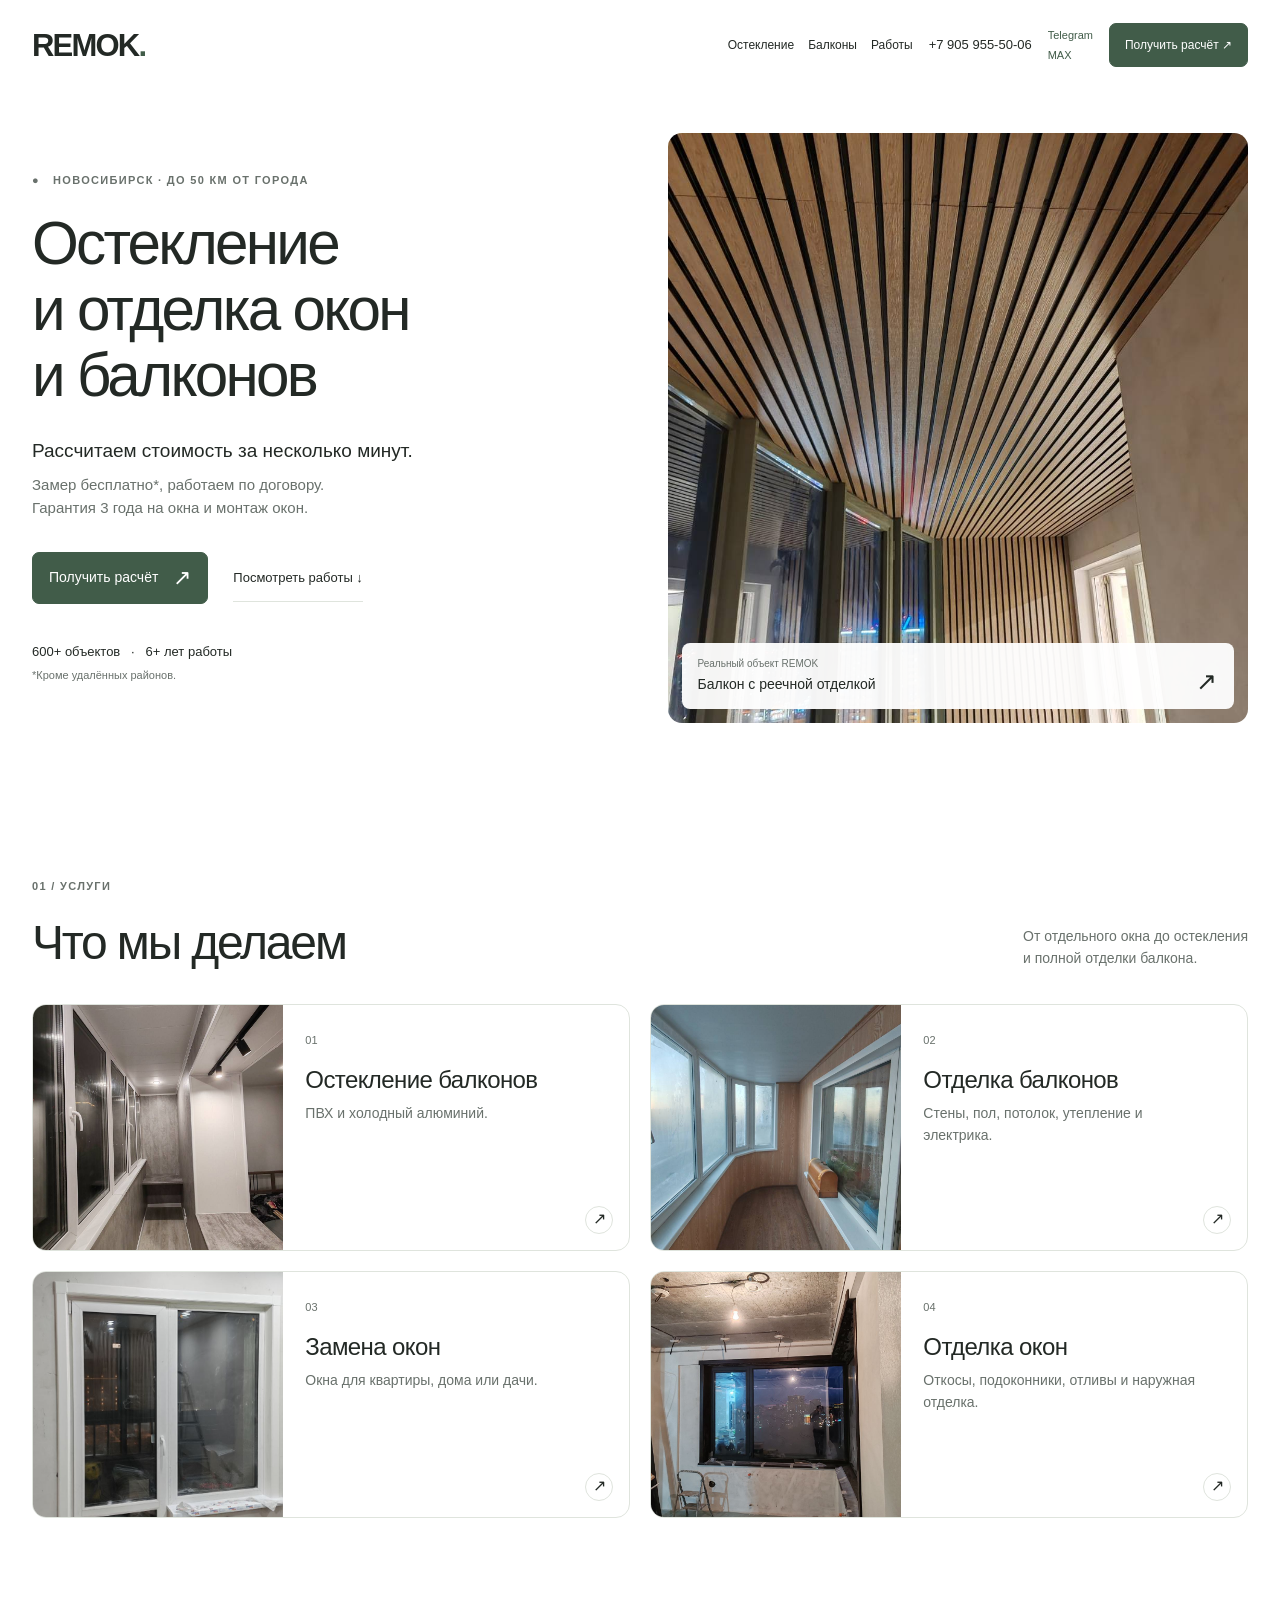
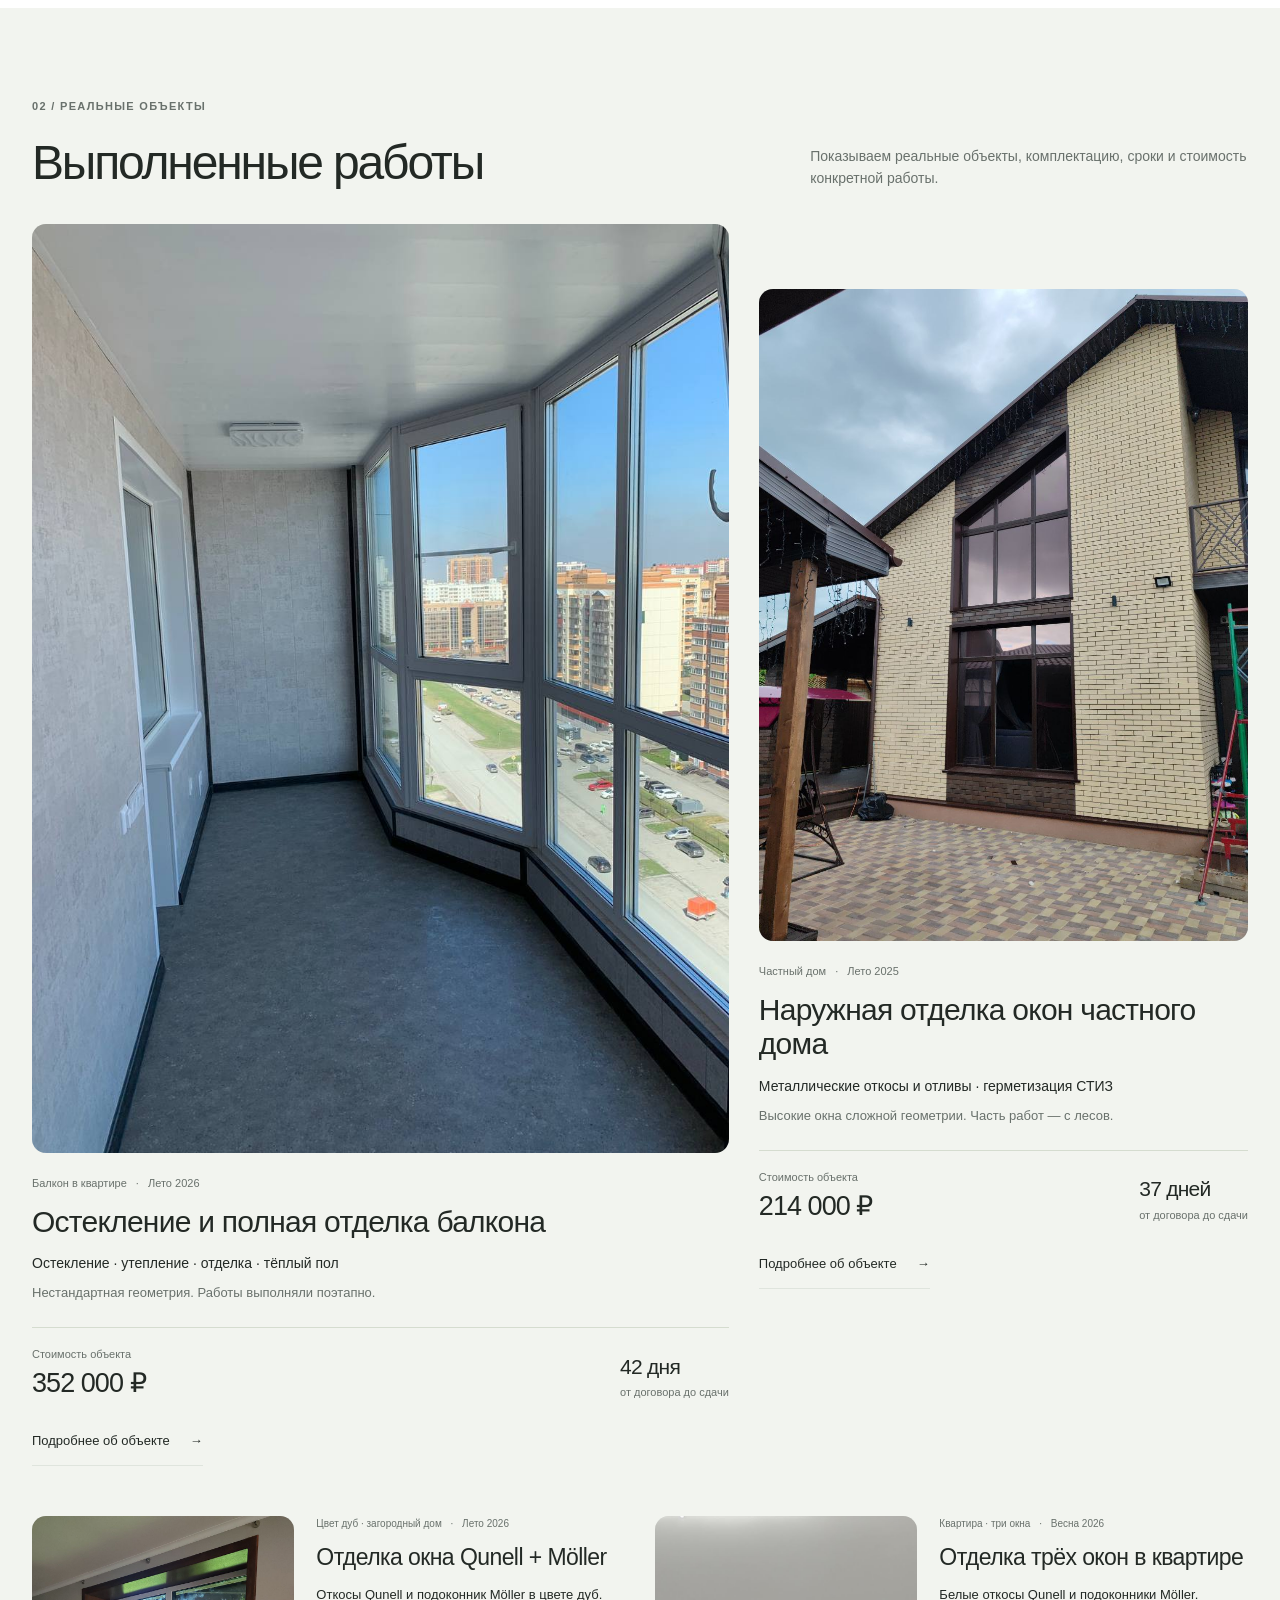
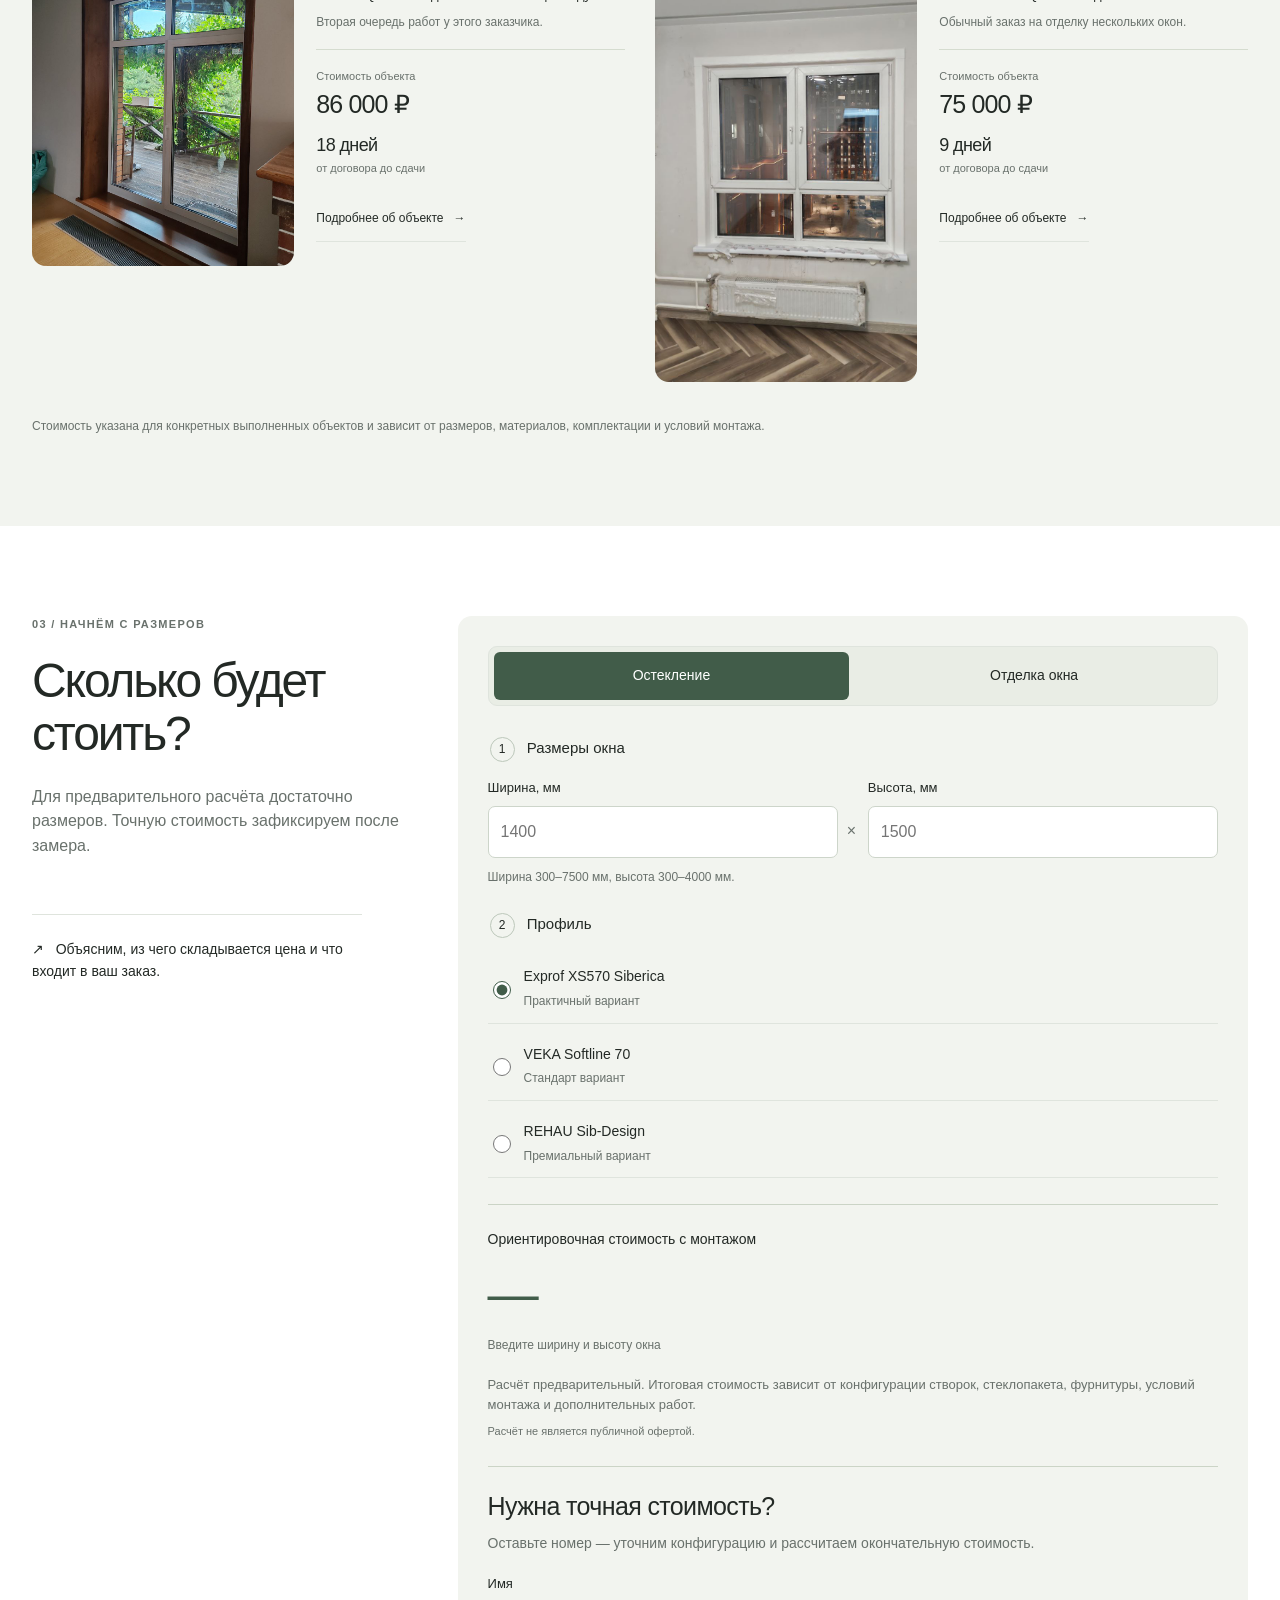
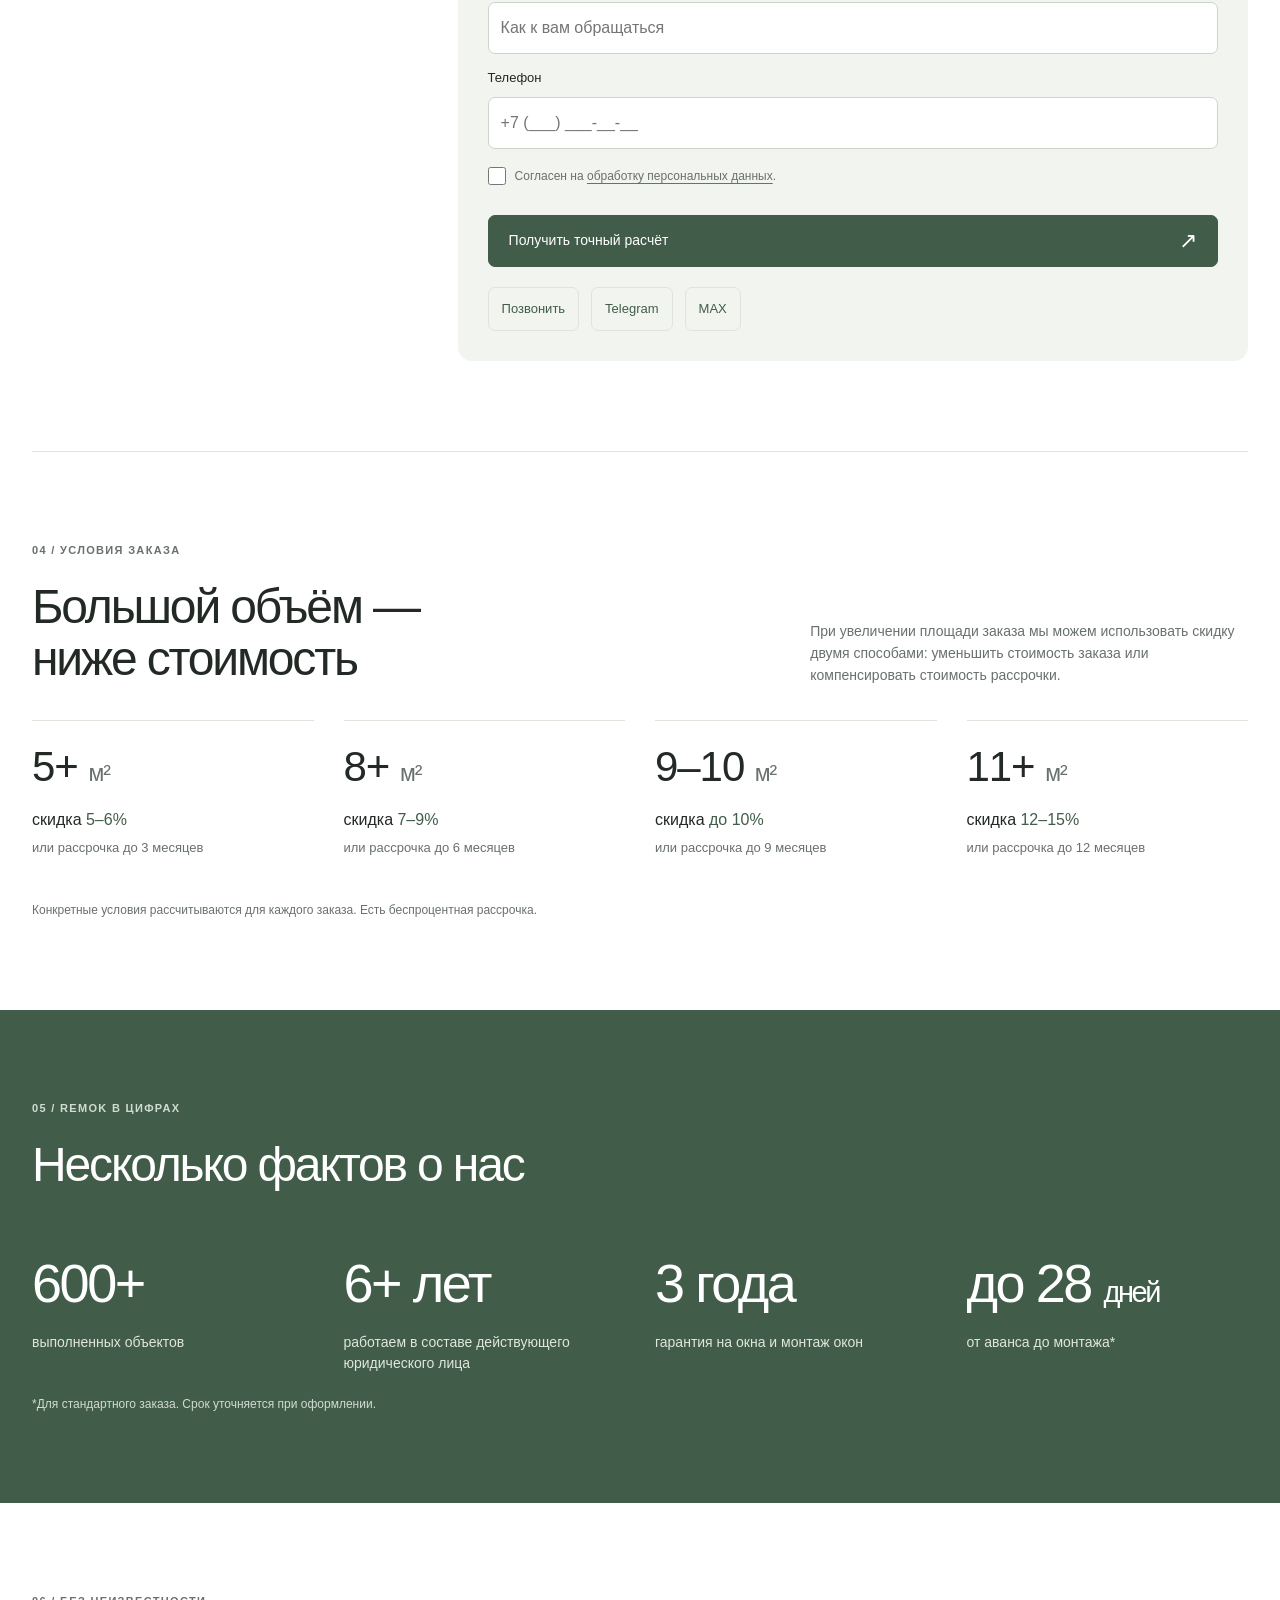
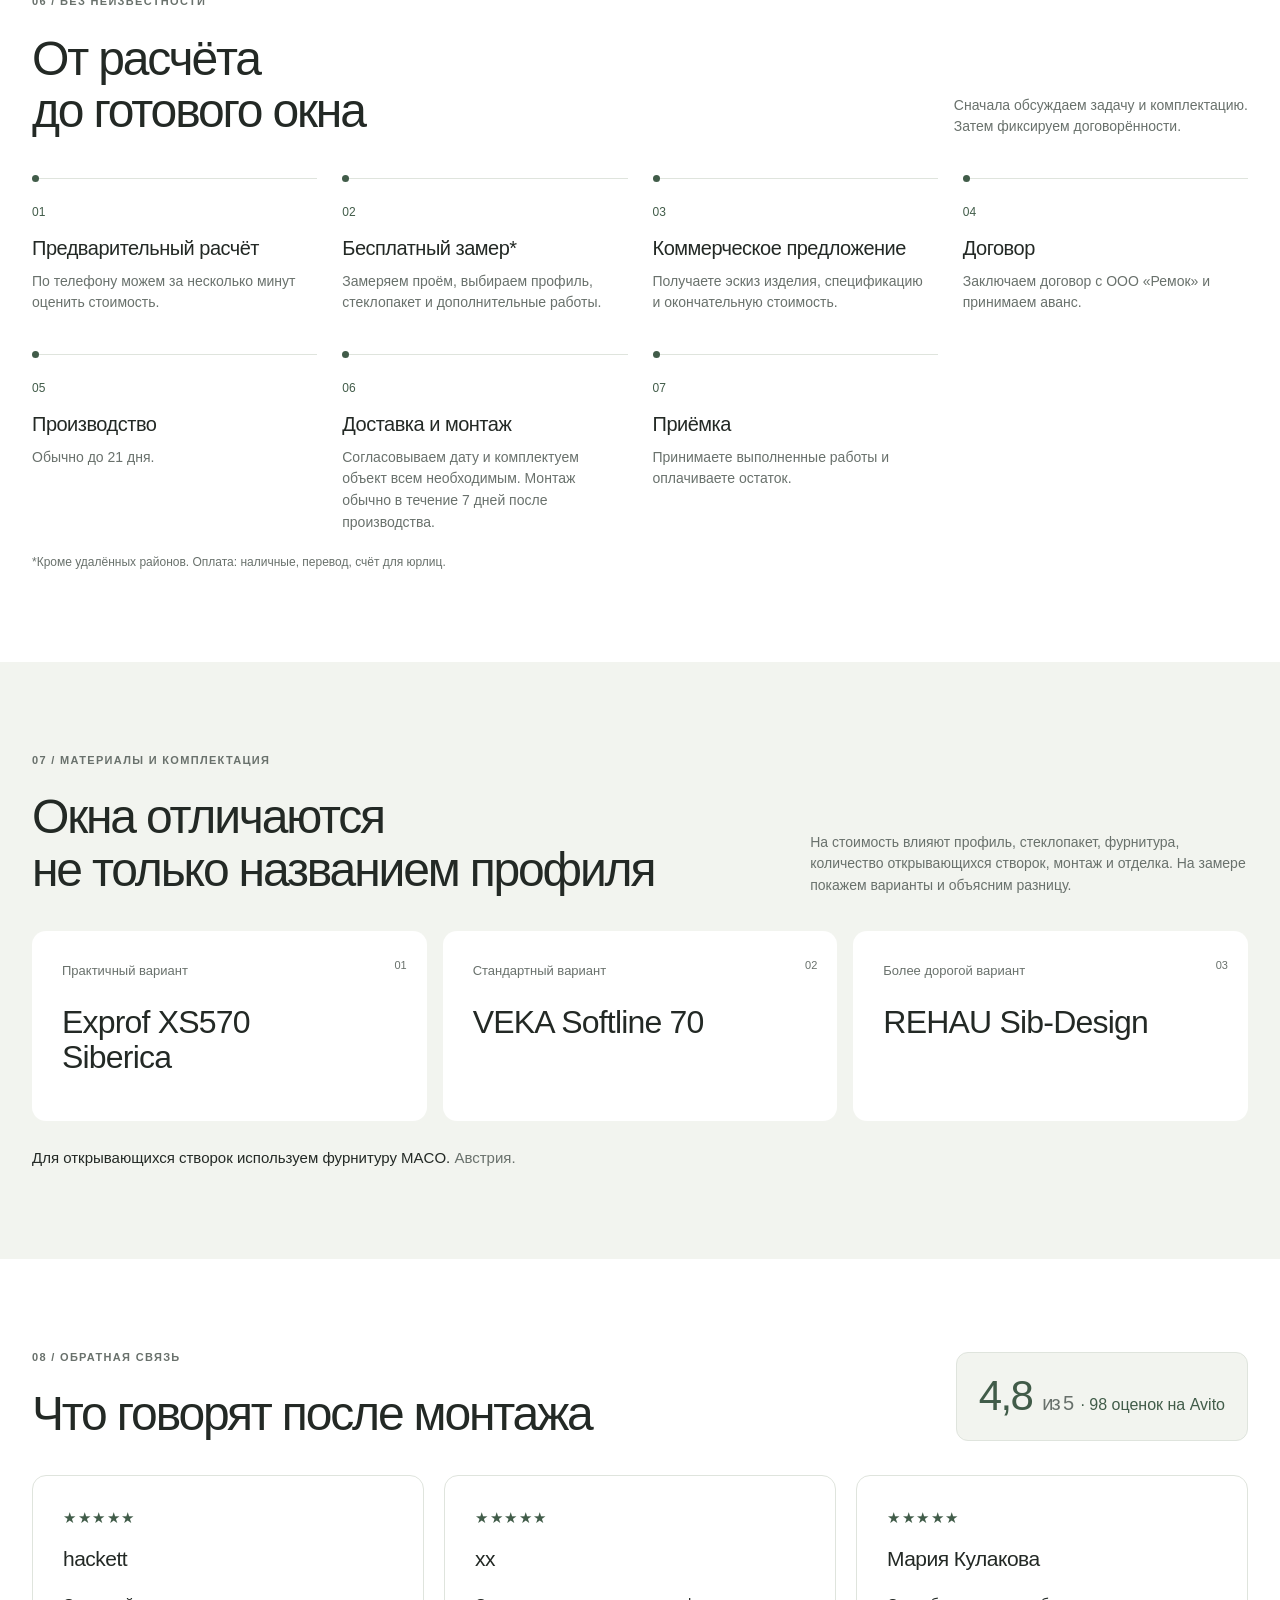
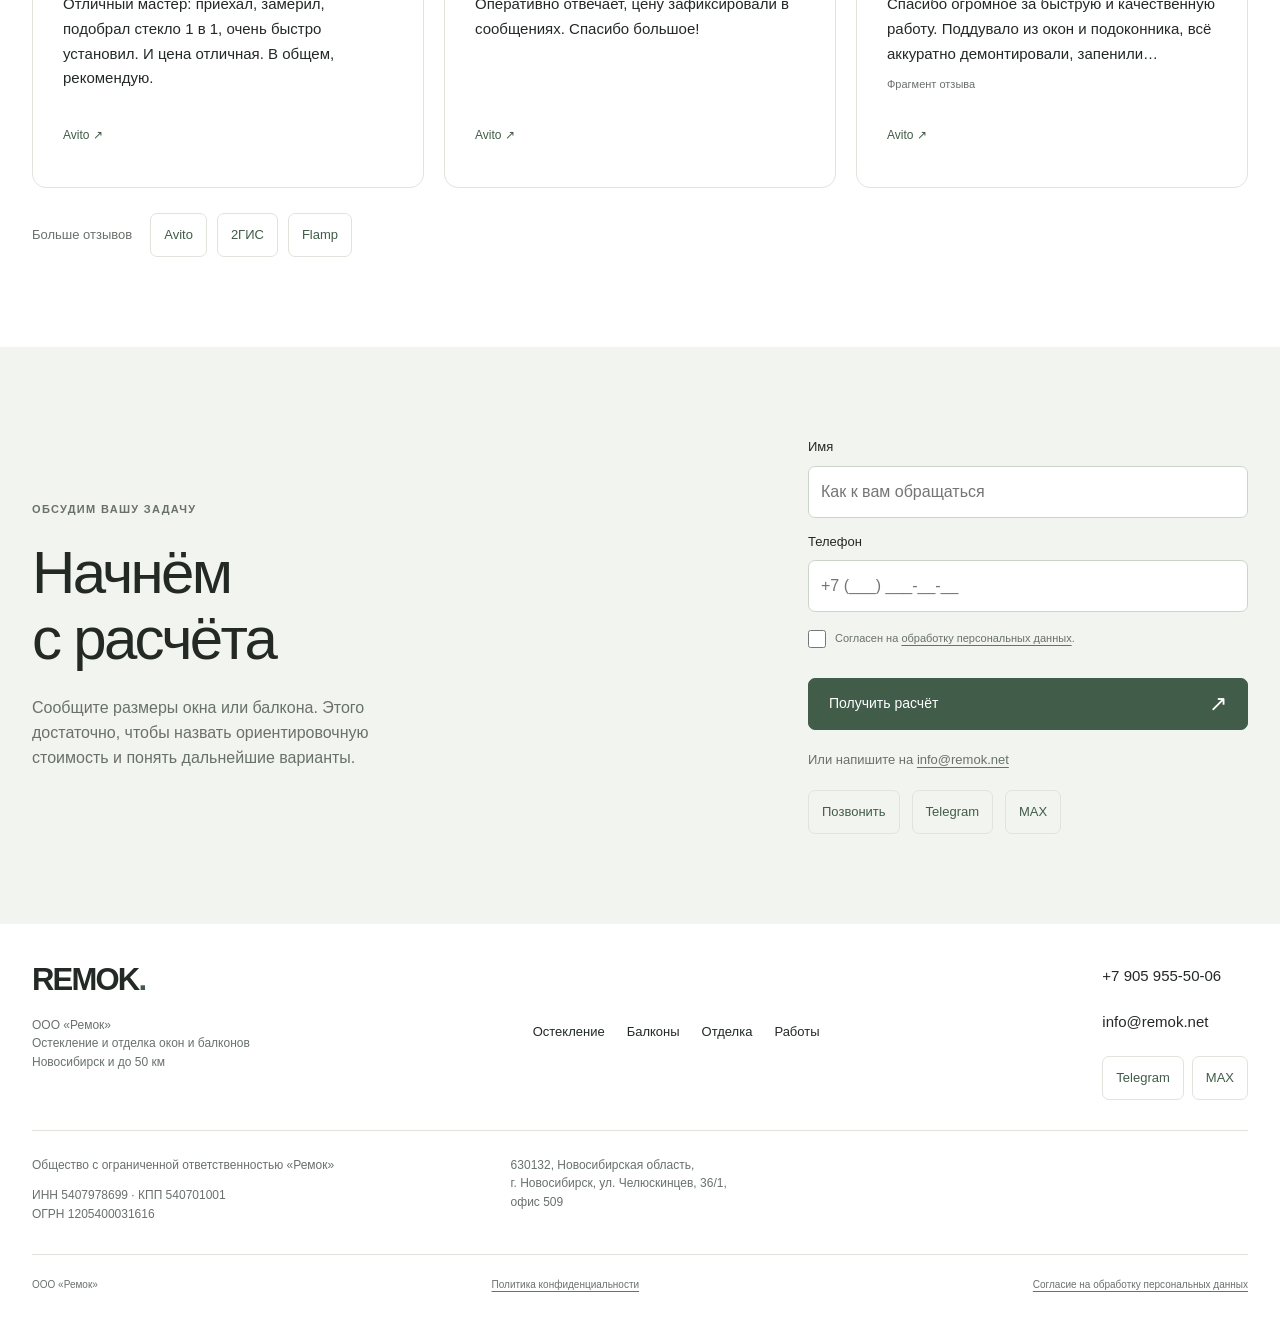
<file: index.html>
<!doctype html>
<html lang="ru"><head><meta charset="utf-8"><meta name="viewport" content="width=device-width,initial-scale=1"><title>Остекление и отделка окон и балконов в Новосибирске — REMOK</title><meta name="description" content="Остекление и отделка окон и балконов в Новосибирске. Бесплатный замер, работа по договору, гарантия 3 года на окна и монтаж окон. ООО «Ремок»."><link rel="stylesheet" href="styles.css"><script src="script.js" defer></script><link rel="icon" href="data:image/svg+xml,%3Csvg xmlns=%27http://www.w3.org/2000/svg%27 viewBox=%270 0 32 32%27%3E%3Crect width=%2732%27 height=%2732%27 rx=%276%27 fill=%27%23415c49%27/%3E%3Ctext x=%277%27 y=%2724%27 fill=%27white%27 font-family=%27Arial%27 font-weight=%27700%27 font-size=%2725%27%3ER%3C/text%3E%3C/svg%3E"></head>
<body><a class="skip" href="#main">К содержимому</a><header><div class="container header-inner"><a class="logo" href="#">REMOK<span>.</span></a><nav id="navigation" aria-label="Основная навигация"><a href="#services">Остекление</a><a href="#balconies">Балконы</a><a href="#works">Работы</a><a class="mobile-menu-phone" data-phone href="tel:+79059555006">+7 905 955-50-06</a></nav><a class="header-phone" data-phone href="tel:+79059555006">+7 905 955-50-06</a><div class="header-messengers" aria-label="Мессенджеры"><a data-contact="telegram" href="https://t.me/LPzxcvb" target="_blank" rel="noopener noreferrer">Telegram</a><a data-contact="max" href="https://max.ru/u/f9LHodD0cOJ4aYRBqU1mQyNp67MUEM86ByT9lwaMOyiDO4nb9DzO4GPVeDw" target="_blank" rel="noopener noreferrer">MAX</a></div><a class="button header-cta" href="#estimate">Получить расчёт ↗</a><a class="phone-icon" data-phone-icon aria-label="Позвонить в REMOK" href="tel:+79059555006">☎</a><button class="menu-toggle" aria-label="Открыть меню" aria-expanded="false" aria-controls="navigation"><span></span><span></span></button></div></header>
<main id="main"><section class="hero container"><div><p class="eyebrow">● &nbsp; Новосибирск · до 50 км от города</p><h1>Остекление<br>и отделка окон<br>и балконов</h1><p class="hero-lead">Рассчитаем стоимость за несколько минут.</p><p class="muted">Замер бесплатно*, работаем по договору.<br>Гарантия 3 года на окна и монтаж окон.</p><div class="actions"><a class="button" href="#estimate">Получить расчёт <span>↗</span></a><a class="text-link" href="#works">Посмотреть работы ↓</a></div><p class="proof">600+ объектов &nbsp; · &nbsp; 6+ лет работы</p><p class="fine">*Кроме удалённых районов.</p></div><figure class="hero-photo"><img src="assets/images/balcony-wood-slat-finish.jpg.jpg" alt="Готовый балкон с остеклением и отделкой потолка и стены декоративными рейками" width="960" height="1280" fetchpriority="high"><figcaption><small>Реальный объект REMOK</small><span>Балкон с реечной отделкой</span><b aria-hidden="true">↗</b></figcaption></figure></section>
<section class="section container" id="services"><div class="heading"><div><p class="eyebrow">01 / Услуги</p><h2>Что мы делаем</h2></div><p>От отдельного окна до остекления<br>и полной отделки балкона.</p></div><div class="services">
<a class="service" id="balconies" href="#estimate"><img src="assets/images/balcony-light-finish-connected-01.jpg.jpg" alt="Остекление готового светлого балкона" loading="lazy" decoding="async" width="960" height="1280"><div><small>01</small><h3>Остекление балконов</h3><p>ПВХ и холодный алюминий.</p><span aria-hidden="true">↗</span></div></a>
<a class="service" href="#estimate"><img src="assets/images/balcony-brown-finish.jpg.jpg" alt="Готовая отделка балкона в коричневых тонах" loading="lazy" decoding="async" width="960" height="1280"><div><small>02</small><h3>Отделка балконов</h3><p>Стены, пол, потолок, утепление и электрика.</p><span aria-hidden="true">↗</span></div></a>
<a class="service" href="#estimate"><img src="assets/images/window-qunell-white-finish.jpg.jpg" alt="Установленное окно с белыми откосами Qunell" loading="lazy" decoding="async" width="720" height="1280"><div><small>03</small><h3>Замена окон</h3><p>Окна для квартиры, дома или дачи.</p><span aria-hidden="true">↗</span></div></a>
<a class="service" id="finishing" href="#estimate"><img src="assets/images/window-qunell-custom-color.jpg.jpg" alt="Окно с цветными откосами Qunell" loading="lazy" decoding="async" width="960" height="1280"><div><small>04</small><h3>Отделка окон</h3><p>Откосы, подоконники, отливы и наружная отделка.</p><span aria-hidden="true">↗</span></div></a></div></section>
<section class="section soft cases-section" id="works"><div class="container"><div class="heading"><div><p class="eyebrow">02 / Реальные объекты</p><h2>Выполненные работы</h2></div><p>Показываем реальные объекты, комплектацию, сроки и стоимость конкретной работы.</p></div><div class="case-grid"><article class="case-card case-card--large case-card--balcony">
<a class="case-cover" href="cases/balcony.html" tabindex="-1" aria-hidden="true"><img src="assets/cases/balcony-full/02.jpg" alt="Готовая отделка балкона с серым полом, светлыми панелями и остеклением нестандартной геометрии" width="960" height="1280" loading="lazy" decoding="async"></a>
<div class="case-card-copy"><p class="case-meta">Балкон в квартире <span>·</span> Лето 2026</p><h3><a href="cases/balcony.html">Остекление и полная отделка балкона</a></h3><p class="case-scope">Остекление · утепление · отделка · тёплый пол</p><p class="case-feature">Нестандартная геометрия. Работы выполняли поэтапно.</p><div class="case-card-facts"><div><small>Стоимость объекта</small><strong>352 000 ₽</strong></div><div><strong>42 дня</strong><small>от договора до сдачи</small></div></div><a class="text-link case-more" href="cases/balcony.html" aria-label="Подробнее: Остекление и полная отделка балкона">Подробнее об объекте <span aria-hidden="true">→</span></a></div></article>
<article class="case-card case-card--large case-card--house-exterior">
<a class="case-cover" href="cases/house-exterior.html" tabindex="-1" aria-hidden="true"><img src="assets/cases/house-exterior/01.jpg" alt="Наружная металлическая отделка высоких окон кирпичного дома с наклонной верхней частью" width="960" height="1280" loading="lazy" decoding="async"></a>
<div class="case-card-copy"><p class="case-meta">Частный дом <span>·</span> Лето 2025</p><h3><a href="cases/house-exterior.html">Наружная отделка окон частного дома</a></h3><p class="case-scope">Металлические откосы и отливы · герметизация СТИЗ</p><p class="case-feature">Высокие окна сложной геометрии. Часть работ — с лесов.</p><div class="case-card-facts"><div><small>Стоимость объекта</small><strong>214 000 ₽</strong></div><div><strong>37 дней</strong><small>от договора до сдачи</small></div></div><a class="text-link case-more" href="cases/house-exterior.html" aria-label="Подробнее: Наружная отделка окон частного дома">Подробнее об объекте <span aria-hidden="true">→</span></a></div></article>
<article class="case-card case-card--compact case-card--qunell-moeller">
<a class="case-cover" href="cases/qunell-moeller.html" tabindex="-1" aria-hidden="true"><img src="assets/cases/window-qunell/02.jpg" alt="Отделка окна откосами Qunell и подоконником Möller цвета дуб в загородном доме" width="960" height="1280" loading="lazy" decoding="async"></a>
<div class="case-card-copy"><p class="case-meta">Цвет дуб · загородный дом <span>·</span> Лето 2026</p><h3><a href="cases/qunell-moeller.html">Отделка окна Qunell + Möller</a></h3><p class="case-scope">Откосы Qunell и подоконник Möller в цвете дуб.</p><p class="case-feature">Вторая очередь работ у этого заказчика.</p><div class="case-card-facts"><div><small>Стоимость объекта</small><strong>86 000 ₽</strong></div><div><strong>18 дней</strong><small>от договора до сдачи</small></div></div><a class="text-link case-more" href="cases/qunell-moeller.html" aria-label="Подробнее: Отделка окна Qunell + Möller">Подробнее об объекте <span aria-hidden="true">→</span></a></div></article>
<article class="case-card case-card--compact case-card--apartment-windows">
<a class="case-cover" href="cases/apartment-windows.html" tabindex="-1" aria-hidden="true"><img src="assets/cases/apartment-3-windows/1.jpg" alt="Двухстворчатое окно в квартире с белыми откосами Qunell и подоконником Möller" width="720" height="1280" loading="lazy" decoding="async"></a>
<div class="case-card-copy"><p class="case-meta">Квартира · три окна <span>·</span> Весна 2026</p><h3><a href="cases/apartment-windows.html">Отделка трёх окон в квартире</a></h3><p class="case-scope">Белые откосы Qunell и подоконники Möller.</p><p class="case-feature">Обычный заказ на отделку нескольких окон.</p><div class="case-card-facts"><div><small>Стоимость объекта</small><strong>75 000 ₽</strong></div><div><strong>9 дней</strong><small>от договора до сдачи</small></div></div><a class="text-link case-more" href="cases/apartment-windows.html" aria-label="Подробнее: Отделка трёх окон в квартире">Подробнее об объекте <span aria-hidden="true">→</span></a></div></article></div><p class="case-price-note">Стоимость указана для конкретных выполненных объектов и зависит от размеров, материалов, комплектации и условий монтажа.</p></div></section>
<section class="section container estimate-layout" id="estimate">
<div class="estimate-intro"><p class="eyebrow">03 / Начнём с размеров</p><h2>Сколько будет<br>стоить?</h2><p class="intro">Для предварительного расчёта достаточно размеров. Точную стоимость зафиксируем после замера.</p><p class="note">↗ &nbsp; Объясним, из чего складывается цена и что входит в ваш заказ.</p></div>
<form class="estimate-form prototype-form" id="calculator-form"><input type="hidden" name="form_source" value=""><input type="hidden" name="page_url" value=""><input type="hidden" name="calculator_type" value=""><input type="hidden" name="calculator_result" value=""><input type="hidden" name="calculator_parameters" value=""><input type="hidden" name="utm_source" value=""><input type="hidden" name="utm_medium" value=""><input type="hidden" name="utm_campaign" value=""><input type="hidden" name="utm_content" value=""><input type="hidden" name="utm_term" value="">
<div class="calculator-tabs" role="tablist" aria-label="Вид расчёта">
<button type="button" id="tab-glazing" role="tab" aria-selected="true" aria-controls="panel-glazing" data-tab="glazing">Остекление</button>
<button type="button" id="tab-finishing" role="tab" aria-selected="false" aria-controls="panel-finishing" tabindex="-1" data-tab="finishing">Отделка окна</button>
</div>
<fieldset class="size-fields"><legend><b>1</b> Размеры окна</legend><div class="dimensions"><label for="calc-width">Ширина, мм<input id="calc-width" type="number" name="width" min="300" max="7500" step="1" placeholder="1400" required inputmode="numeric" aria-describedby="size-help"></label><span aria-hidden="true">×</span><label for="calc-height">Высота, мм<input id="calc-height" type="number" name="height" min="300" max="4000" step="1" placeholder="1500" required inputmode="numeric" aria-describedby="size-help"></label></div><p class="input-help" id="size-help">Ширина 300–7500 мм, высота 300–4000 мм.</p></fieldset>
<div id="panel-glazing" role="tabpanel" aria-labelledby="tab-glazing">
<fieldset><legend><b>2</b> Профиль</legend><div class="profiles" id="glazing-profiles"></div></fieldset>
<div class="glazing-result" aria-live="polite" aria-atomic="true"><p>Ориентировочная стоимость с монтажом</p><output id="glazing-price">—</output><p class="area-summary" id="area-summary">Введите ширину и высоту окна</p></div>
<div class="volume-offer" id="volume-offer" hidden><p id="volume-message"></p><small>Конкретные условия рассчитываются для каждого заказа.</small></div>
<p class="calculation-disclaimer">Расчёт предварительный. Итоговая стоимость зависит от конфигурации створок, стеклопакета, фурнитуры, условий монтажа и дополнительных работ.</p>
</div>
<div id="panel-finishing" role="tabpanel" aria-labelledby="tab-finishing" hidden>
<fieldset><legend><b>2</b> Глубина откоса</legend><label class="field" for="calc-depth">Глубина, мм<input id="calc-depth" type="number" name="depth" min="1" step="1" placeholder="250" required disabled inputmode="numeric" aria-describedby="depth-help"></label><p class="input-help" id="depth-help">Расстояние от рамы до края стены со стороны комнаты. Введите целое положительное число в миллиметрах.</p></fieldset>
<fieldset class="finish-fieldset"><legend><b>3</b> Вариант отделки</legend><p class="input-help">Сравните стоимость и выберите вариант для заявки.</p><div class="finish-options" id="finish-main"></div>
<button class="more-options" type="button" id="more-options" aria-expanded="false" aria-controls="finish-extra">Показать ещё варианты <span aria-hidden="true">+</span></button>
<div class="extra-reveal" id="finish-extra" inert><div><div class="finish-options extra-options" id="finish-additional"></div></div></div>
</fieldset>
<p class="finish-summary" id="finish-summary" aria-live="polite" aria-atomic="true">Введите ширину, высоту и глубину откоса — покажем стоимость вариантов.</p>
<p class="calculation-disclaimer">Расчёт отделки предварительный. Окончательную стоимость и состав работ уточним после замера.</p>
</div>
<p class="input-error" id="dimension-error" role="status" hidden></p><p class="offer-note">Расчёт не является публичной офертой.</p>
<div class="estimate-contact"><h3>Нужна точная стоимость?</h3><p>Оставьте номер — уточним конфигурацию и рассчитаем окончательную стоимость.</p><label class="field">Имя<input type="text" name="name" autocomplete="given-name" maxlength="100" placeholder="Как к вам обращаться"></label><label class="field">Телефон<input type="tel" name="phone" placeholder="+7 (___) ___-__-__" autocomplete="tel" required></label><label class="consent"><input type="checkbox" required><span>Согласен на <a href="#">обработку персональных данных</a>.</span></label><button class="button full" type="submit">Получить точный расчёт <span aria-hidden="true">↗</span></button><p class="form-status" role="status" hidden></p><div class="contact-actions" aria-label="Способы связи"><a data-contact="call" href="tel:+79059555006">Позвонить</a><a data-contact="telegram" href="https://t.me/LPzxcvb" target="_blank" rel="noopener noreferrer">Telegram</a><a data-contact="max" href="https://max.ru/u/f9LHodD0cOJ4aYRBqU1mQyNp67MUEM86ByT9lwaMOyiDO4nb9DzO4GPVeDw" target="_blank" rel="noopener noreferrer">MAX</a></div></div>
<noscript><p>Для расчёта включите JavaScript. Вы также можете написать на info@remok.net.</p></noscript>
</form></section>
<section class="section container volume"><div class="heading"><div><p class="eyebrow">04 / Условия заказа</p><h2>Большой объём —<br>ниже стоимость</h2></div><p>При увеличении площади заказа мы можем использовать скидку двумя способами: уменьшить стоимость заказа или компенсировать стоимость рассрочки.</p></div><div class="volume-grid"><article><h3>5+ <span>м²</span></h3><p>скидка <strong>5–6%</strong></p><small>или рассрочка до 3 месяцев</small></article><article><h3>8+ <span>м²</span></h3><p>скидка <strong>7–9%</strong></p><small>или рассрочка до 6 месяцев</small></article><article><h3>9–10 <span>м²</span></h3><p>скидка <strong>до 10%</strong></p><small>или рассрочка до 9 месяцев</small></article><article><h3>11+ <span>м²</span></h3><p>скидка <strong>12–15%</strong></p><small>или рассрочка до 12 месяцев</small></article></div><p class="fine">Конкретные условия рассчитываются для каждого заказа. Есть беспроцентная рассрочка.</p></section>
<section class="facts section"><div class="container"><p class="eyebrow">05 / REMOK в цифрах</p><h2>Несколько фактов о нас</h2><div class="facts-grid"><div><strong>600+</strong><p>выполненных объектов</p></div><div><strong>6+ лет</strong><p>работаем в составе действующего юридического лица</p></div><div><strong>3 года</strong><p>гарантия на окна и монтаж окон</p></div><div><strong>до 28 <span>дней</span></strong><p>от аванса до монтажа*</p></div></div><p class="fine">*Для стандартного заказа. Срок уточняется при оформлении.</p></div></section>
<section class="section container"><div class="heading"><div><p class="eyebrow">06 / Без неизвестности</p><h2>От расчёта<br>до готового окна</h2></div><p>Сначала обсуждаем задачу и комплектацию.<br>Затем фиксируем договорённости.</p></div><ol class="process"><li><span>01</span><h3>Предварительный расчёт</h3><p>По телефону можем за несколько минут оценить стоимость.</p></li><li><span>02</span><h3>Бесплатный замер*</h3><p>Замеряем проём, выбираем профиль, стеклопакет и дополнительные работы.</p></li><li><span>03</span><h3>Коммерческое предложение</h3><p>Получаете эскиз изделия, спецификацию и окончательную стоимость.</p></li><li><span>04</span><h3>Договор</h3><p>Заключаем договор с ООО «Ремок» и принимаем аванс.</p></li><li><span>05</span><h3>Производство</h3><p>Обычно до 21 дня.</p></li><li><span>06</span><h3>Доставка и монтаж</h3><p>Согласовываем дату и комплектуем объект всем необходимым. Монтаж обычно в течение 7 дней после производства.</p></li><li><span>07</span><h3>Приёмка</h3><p>Принимаете выполненные работы и оплачиваете остаток.</p></li></ol><p class="fine">*Кроме удалённых районов. Оплата: наличные, перевод, счёт для юрлиц.</p></section>
<section class="section soft"><div class="container"><p class="eyebrow">07 / Материалы и комплектация</p><div class="heading"><h2>Окна отличаются<br>не только названием профиля</h2><p>На стоимость влияют профиль, стеклопакет, фурнитура, количество открывающихся створок, монтаж и отделка. На замере покажем варианты и объясним разницу.</p></div><div class="materials"><article><p>Практичный вариант</p><h3>Exprof XS570 Siberica</h3><small>01</small></article><article><p>Стандартный вариант</p><h3>VEKA Softline 70</h3><small>02</small></article><article><p>Более дорогой вариант</p><h3>REHAU Sib-Design</h3><small>03</small></article></div><p class="hardware-note">Для открывающихся створок используем фурнитуру MACO. <span class="muted">Австрия.</span></p></div></section>
<section class="section container reviews-section" id="reviews"><div class="heading"><div><p class="eyebrow">08 / Обратная связь</p><h2>Что говорят после монтажа</h2></div><div class="review-rating"><a class="rating-link" href="https://www.avito.ru/novosibirsk/predlozheniya_uslug/otdelka_okon_otkosy_podokonniki_2540374743?context=H4sIAAAAAAAA_wE_AMD_YToyOntzOjEzOiJsb2NhbFByaW9yaXR5IjtiOjA7czoxOiJ4IjtzOjE2OiJFR0dNaG1sSmN2WkI4ZUJCIjt9WMGdsT8AAAA#open-reviews-list" target="_blank" rel="noopener noreferrer"><strong>4,8 <span>из 5</span></strong><span class="rating-count"> · 98 оценок на Avito</span></a></div></div><div class="verified-reviews"><article class="review-card"><p class="review-stars" aria-label="5 из 5 звёзд">★★★★★</p><h3>hackett</h3><blockquote>Отличный мастер: приехал, замерил, подобрал стекло 1 в 1, очень быстро установил. И цена отличная. В общем, рекомендую.</blockquote><p class="review-source"><a  href="https://www.avito.ru/novosibirsk/predlozheniya_uslug/otdelka_okon_otkosy_podokonniki_2540374743?context=H4sIAAAAAAAA_wE_AMD_YToyOntzOjEzOiJsb2NhbFByaW9yaXR5IjtiOjA7czoxOiJ4IjtzOjE2OiJFR0dNaG1sSmN2WkI4ZUJCIjt9WMGdsT8AAAA#open-reviews-list" target="_blank" rel="noopener noreferrer">Avito ↗</a></p></article><article class="review-card"><p class="review-stars" aria-label="5 из 5 звёзд">★★★★★</p><h3>xx</h3><blockquote>Оперативно отвечает, цену зафиксировали в сообщениях. Спасибо большое!</blockquote><p class="review-source"><a  href="https://www.avito.ru/novosibirsk/predlozheniya_uslug/otdelka_okon_otkosy_podokonniki_2540374743?context=H4sIAAAAAAAA_wE_AMD_YToyOntzOjEzOiJsb2NhbFByaW9yaXR5IjtiOjA7czoxOiJ4IjtzOjE2OiJFR0dNaG1sSmN2WkI4ZUJCIjt9WMGdsT8AAAA#open-reviews-list" target="_blank" rel="noopener noreferrer">Avito ↗</a></p></article><article class="review-card"><p class="review-stars" aria-label="5 из 5 звёзд">★★★★★</p><h3>Мария Кулакова</h3><blockquote>Спасибо огромное за быструю и качественную работу. Поддувало из окон и подоконника, всё аккуратно демонтировали, запенили…</blockquote><p class="review-excerpt">Фрагмент отзыва</p><p class="review-source"><a  href="https://www.avito.ru/novosibirsk/predlozheniya_uslug/otdelka_okon_otkosy_podokonniki_2540374743?context=H4sIAAAAAAAA_wE_AMD_YToyOntzOjEzOiJsb2NhbFByaW9yaXR5IjtiOjA7czoxOiJ4IjtzOjE2OiJFR0dNaG1sSmN2WkI4ZUJCIjt9WMGdsT8AAAA#open-reviews-list" target="_blank" rel="noopener noreferrer">Avito ↗</a></p></article></div><div class="review-sources"><span>Больше отзывов</span><a  href="https://www.avito.ru/novosibirsk/predlozheniya_uslug/otdelka_okon_otkosy_podokonniki_2540374743?context=H4sIAAAAAAAA_wE_AMD_YToyOntzOjEzOiJsb2NhbFByaW9yaXR5IjtiOjA7czoxOiJ4IjtzOjE2OiJFR0dNaG1sSmN2WkI4ZUJCIjt9WMGdsT8AAAA#open-reviews-list" target="_blank" rel="noopener noreferrer">Avito</a><a  href="https://2gis.ru/novosibirsk/firm/70000001044574048" target="_blank" rel="noopener noreferrer">2ГИС</a><a  href="https://novosibirsk.flamp.ru/firm/remok_kompaniya-70000001044574048" target="_blank" rel="noopener noreferrer">Flamp</a></div></section>
<section class="section soft" id="contact"><div class="container contact"><div><p class="eyebrow">Обсудим вашу задачу</p><h2>Начнём<br>с расчёта</h2><p class="intro">Сообщите размеры окна или балкона. Этого достаточно, чтобы назвать ориентировочную стоимость и понять дальнейшие варианты.</p></div><form class="prototype-form contact-form"><input type="hidden" name="form_source" value=""><input type="hidden" name="page_url" value=""><input type="hidden" name="calculator_type" value=""><input type="hidden" name="calculator_result" value=""><input type="hidden" name="calculator_parameters" value=""><input type="hidden" name="utm_source" value=""><input type="hidden" name="utm_medium" value=""><input type="hidden" name="utm_campaign" value=""><input type="hidden" name="utm_content" value=""><input type="hidden" name="utm_term" value=""><label class="field">Имя<input type="text" name="name" autocomplete="given-name" maxlength="100" placeholder="Как к вам обращаться"></label><label class="field">Телефон<input type="tel" name="phone" placeholder="+7 (___) ___-__-__" autocomplete="tel" required></label><label class="consent"><input type="checkbox" required><span>Согласен на <a href="#">обработку персональных данных</a>.</span></label><button class="button full" type="submit">Получить расчёт <span>↗</span></button><p class="contact-email">Или напишите на <a href="mailto:info@remok.net">info@remok.net</a></p><p class="form-status" role="status" hidden></p><div class="contact-actions" aria-label="Способы связи"><a data-contact="call" href="tel:+79059555006">Позвонить</a><a data-contact="telegram" href="https://t.me/LPzxcvb" target="_blank" rel="noopener noreferrer">Telegram</a><a data-contact="max" href="https://max.ru/u/f9LHodD0cOJ4aYRBqU1mQyNp67MUEM86ByT9lwaMOyiDO4nb9DzO4GPVeDw" target="_blank" rel="noopener noreferrer">MAX</a></div></form></div></section></main>
<footer class="container"><div class="footer-top">
<div><a class="logo" href="#">REMOK<span>.</span></a><p>ООО «Ремок»<br>Остекление и отделка окон и балконов<br>Новосибирск и до 50 км</p></div>
<nav aria-label="Навигация в подвале"><a href="#services">Остекление</a><a href="#balconies">Балконы</a><a href="#finishing">Отделка</a><a href="#works">Работы</a></nav>
<div class="footer-contacts"><a data-phone href="tel:+79059555006">+7 905 955-50-06</a><a href="mailto:info@remok.net">info@remok.net</a><div class="footer-messengers"><a data-contact="telegram" href="https://t.me/LPzxcvb" target="_blank" rel="noopener noreferrer">Telegram</a><a data-contact="max" href="https://max.ru/u/f9LHodD0cOJ4aYRBqU1mQyNp67MUEM86ByT9lwaMOyiDO4nb9DzO4GPVeDw" target="_blank" rel="noopener noreferrer">MAX</a></div></div></div>
<div class="company-details"><div><p>Общество с ограниченной ответственностью «Ремок»</p><p>ИНН 5407978699 · КПП 540701001<br>ОГРН 1205400031616</p></div><address>630132, Новосибирская область,<br>г. Новосибирск, ул. Челюскинцев, 36/1,<br>офис 509</address></div>
<div class="footer-bottom"><span>ООО «Ремок»</span><a href="#">Политика конфиденциальности</a><a href="#">Согласие на обработку персональных данных</a></div></footer><nav class="mobile-quick-contacts" aria-label="Быстрые контакты"><a href="tel:+79059555006">Позвонить</a><a data-contact="telegram" href="https://t.me/LPzxcvb" target="_blank" rel="noopener noreferrer">Telegram</a><a data-contact="max" href="https://max.ru/u/f9LHodD0cOJ4aYRBqU1mQyNp67MUEM86ByT9lwaMOyiDO4nb9DzO4GPVeDw" target="_blank" rel="noopener noreferrer">MAX</a><a class="quick-estimate" href="#estimate">Расчёт</a></nav></body></html>
</file>
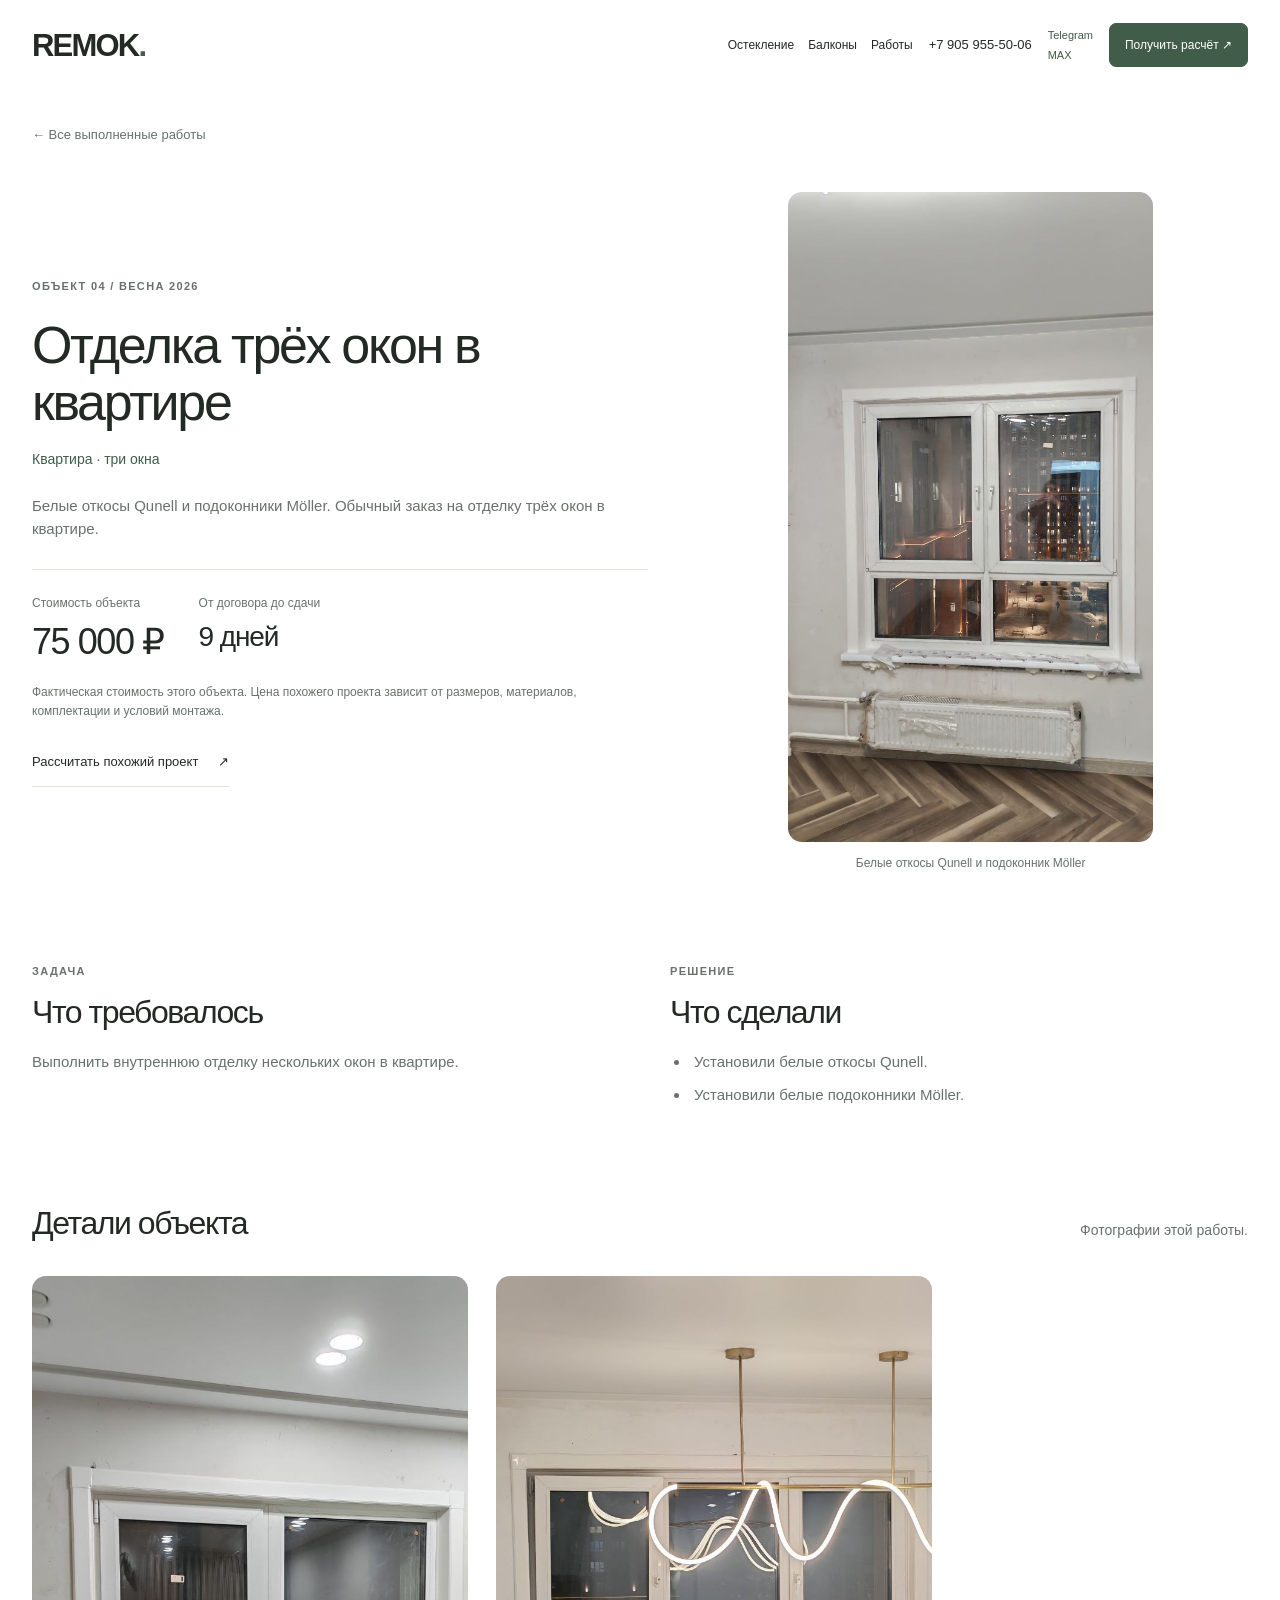
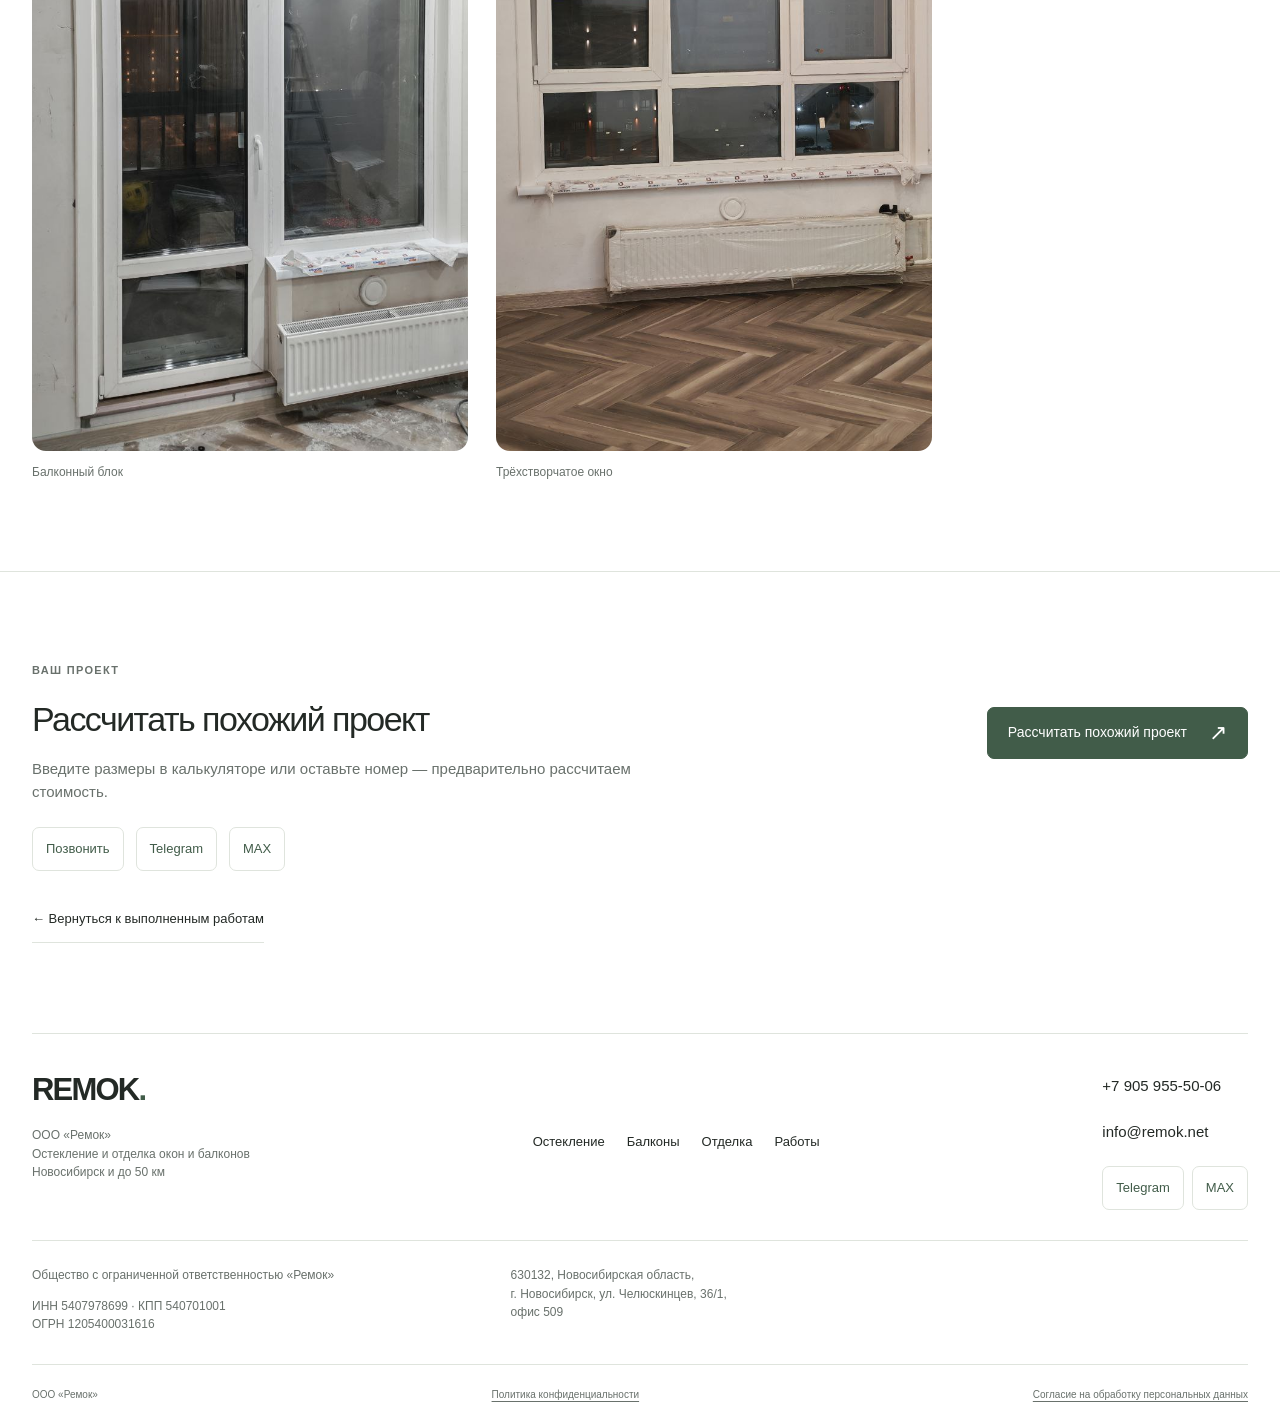
<file: cases/apartment-windows.html>
<!doctype html>
<html lang="ru"><head><meta charset="utf-8"><meta name="viewport" content="width=device-width,initial-scale=1"><title>Отделка трёх окон в квартире — выполненный объект REMOK</title><meta name="description" content="Отделка трёх окон в квартире. Стоимость объекта 75 000 ₽, 9 дней от договора до сдачи. Весна 2026. Реальные фотографии и комплектация."><link rel="stylesheet" href="../styles.css"><script src="../script.js" defer></script><link rel="icon" href="data:image/svg+xml,%3Csvg xmlns=%27http://www.w3.org/2000/svg%27 viewBox=%270 0 32 32%27%3E%3Crect width=%2732%27 height=%2732%27 rx=%276%27 fill=%27%23415c49%27/%3E%3Ctext x=%277%27 y=%2724%27 fill=%27white%27 font-family=%27Arial%27 font-weight=%27700%27 font-size=%2725%27%3ER%3C/text%3E%3C/svg%3E"></head>
<body class="case-page"><a class="skip" href="#main">К содержимому</a><header><div class="container header-inner"><a class="logo" href="../index.html">REMOK<span>.</span></a><nav id="navigation" aria-label="Основная навигация"><a href="../index.html#services">Остекление</a><a href="../index.html#balconies">Балконы</a><a href="../index.html#works">Работы</a><a class="mobile-menu-phone" data-phone href="tel:+79059555006">+7 905 955-50-06</a></nav><a class="header-phone" data-phone href="tel:+79059555006">+7 905 955-50-06</a><div class="header-messengers" aria-label="Мессенджеры"><a data-contact="telegram" href="https://t.me/LPzxcvb" target="_blank" rel="noopener noreferrer">Telegram</a><a data-contact="max" href="https://max.ru/u/f9LHodD0cOJ4aYRBqU1mQyNp67MUEM86ByT9lwaMOyiDO4nb9DzO4GPVeDw" target="_blank" rel="noopener noreferrer">MAX</a></div><a class="button header-cta" href="../index.html#estimate">Получить расчёт ↗</a><a class="phone-icon" data-phone-icon aria-label="Позвонить в REMOK" href="tel:+79059555006">☎</a><button class="menu-toggle" aria-label="Открыть меню" aria-expanded="false" aria-controls="navigation"><span></span><span></span></button></div></header>
<main id="main"><div class="container case-breadcrumb"><a href="../index.html#works">← Все выполненные работы</a></div>
<section class="container case-hero"><div class="case-intro"><p class="eyebrow">Объект 04 / Весна 2026</p><h1>Отделка трёх окон в квартире</h1><p class="case-type">Квартира · три окна</p><p class="case-description">Белые откосы Qunell и подоконники Möller. Обычный заказ на отделку трёх окон в квартире.</p><dl class="case-key-facts"><div><dt>Стоимость объекта</dt><dd>75 000 ₽</dd></div><div><dt>От договора до сдачи</dt><dd>9 дней</dd></div></dl><p class="case-price-note">Фактическая стоимость этого объекта. Цена похожего проекта зависит от размеров, материалов, комплектации и условий монтажа.</p><a class="text-link" href="../index.html#estimate">Рассчитать похожий проект <span aria-hidden="true">↗</span></a></div><figure class="case-hero-media"><img src="../assets/cases/apartment-3-windows/1.jpg" alt="Двухстворчатое окно в квартире с белыми откосами Qunell и подоконником Möller" width="720" height="1280" fetchpriority="high"><figcaption>Белые откосы Qunell и подоконник Möller</figcaption></figure></section>
<section class="section container case-story"><div><p class="eyebrow">Задача</p><h2>Что требовалось</h2><p>Выполнить внутреннюю отделку нескольких окон в квартире.</p></div><div><p class="eyebrow">Решение</p><h2>Что сделали</h2><ul><li>Установили белые откосы Qunell.</li><li>Установили белые подоконники Möller.</li></ul></div></section>
<section class="container case-gallery-section"><div class="heading"><h2>Детали объекта</h2><p>Фотографии этой работы.</p></div><div class="case-gallery case-gallery--2"><figure><img src="../assets/cases/apartment-3-windows/2.jpg" alt="Балконный блок с белыми откосами Qunell и подоконником Möller" width="720" height="1280" loading="lazy" decoding="async"><figcaption>Балконный блок</figcaption></figure>
<figure><img src="../assets/cases/apartment-3-windows/3.jpg" alt="Трёхстворчатое окно с белой отделкой Qunell и подоконником Möller" width="720" height="1280" loading="lazy" decoding="async"><figcaption>Трёхстворчатое окно</figcaption></figure></div></section>

<section class="section case-end"><div class="container"><div><p class="eyebrow">Ваш проект</p><h2>Рассчитать похожий проект</h2><p>Введите размеры в калькуляторе или оставьте номер — предварительно рассчитаем стоимость.</p></div><a class="button" href="../index.html#estimate">Рассчитать похожий проект <span aria-hidden="true">↗</span></a><div class="contact-actions" aria-label="Способы связи"><a data-contact="call" href="tel:+79059555006">Позвонить</a><a data-contact="telegram" href="https://t.me/LPzxcvb" target="_blank" rel="noopener noreferrer">Telegram</a><a data-contact="max" href="https://max.ru/u/f9LHodD0cOJ4aYRBqU1mQyNp67MUEM86ByT9lwaMOyiDO4nb9DzO4GPVeDw" target="_blank" rel="noopener noreferrer">MAX</a></div><a class="text-link" href="../index.html#works">← Вернуться к выполненным работам</a></div></section>
</main><footer class="container"><div class="footer-top">
<div><a class="logo" href="../index.html">REMOK<span>.</span></a><p>ООО «Ремок»<br>Остекление и отделка окон и балконов<br>Новосибирск и до 50 км</p></div>
<nav aria-label="Навигация в подвале"><a href="../index.html#services">Остекление</a><a href="../index.html#balconies">Балконы</a><a href="../index.html#finishing">Отделка</a><a href="../index.html#works">Работы</a></nav>
<div class="footer-contacts"><a data-phone href="tel:+79059555006">+7 905 955-50-06</a><a href="mailto:info@remok.net">info@remok.net</a><div class="footer-messengers"><a data-contact="telegram" href="https://t.me/LPzxcvb" target="_blank" rel="noopener noreferrer">Telegram</a><a data-contact="max" href="https://max.ru/u/f9LHodD0cOJ4aYRBqU1mQyNp67MUEM86ByT9lwaMOyiDO4nb9DzO4GPVeDw" target="_blank" rel="noopener noreferrer">MAX</a></div></div></div>
<div class="company-details"><div><p>Общество с ограниченной ответственностью «Ремок»</p><p>ИНН 5407978699 · КПП 540701001<br>ОГРН 1205400031616</p></div><address>630132, Новосибирская область,<br>г. Новосибирск, ул. Челюскинцев, 36/1,<br>офис 509</address></div>
<div class="footer-bottom"><span>ООО «Ремок»</span><a href="../index.html">Политика конфиденциальности</a><a href="../index.html">Согласие на обработку персональных данных</a></div></footer><nav class="mobile-quick-contacts" aria-label="Быстрые контакты"><a href="tel:+79059555006">Позвонить</a><a data-contact="telegram" href="https://t.me/LPzxcvb" target="_blank" rel="noopener noreferrer">Telegram</a><a data-contact="max" href="https://max.ru/u/f9LHodD0cOJ4aYRBqU1mQyNp67MUEM86ByT9lwaMOyiDO4nb9DzO4GPVeDw" target="_blank" rel="noopener noreferrer">MAX</a><a class="quick-estimate" href="../index.html#estimate">Расчёт</a></nav></body></html>
</file>
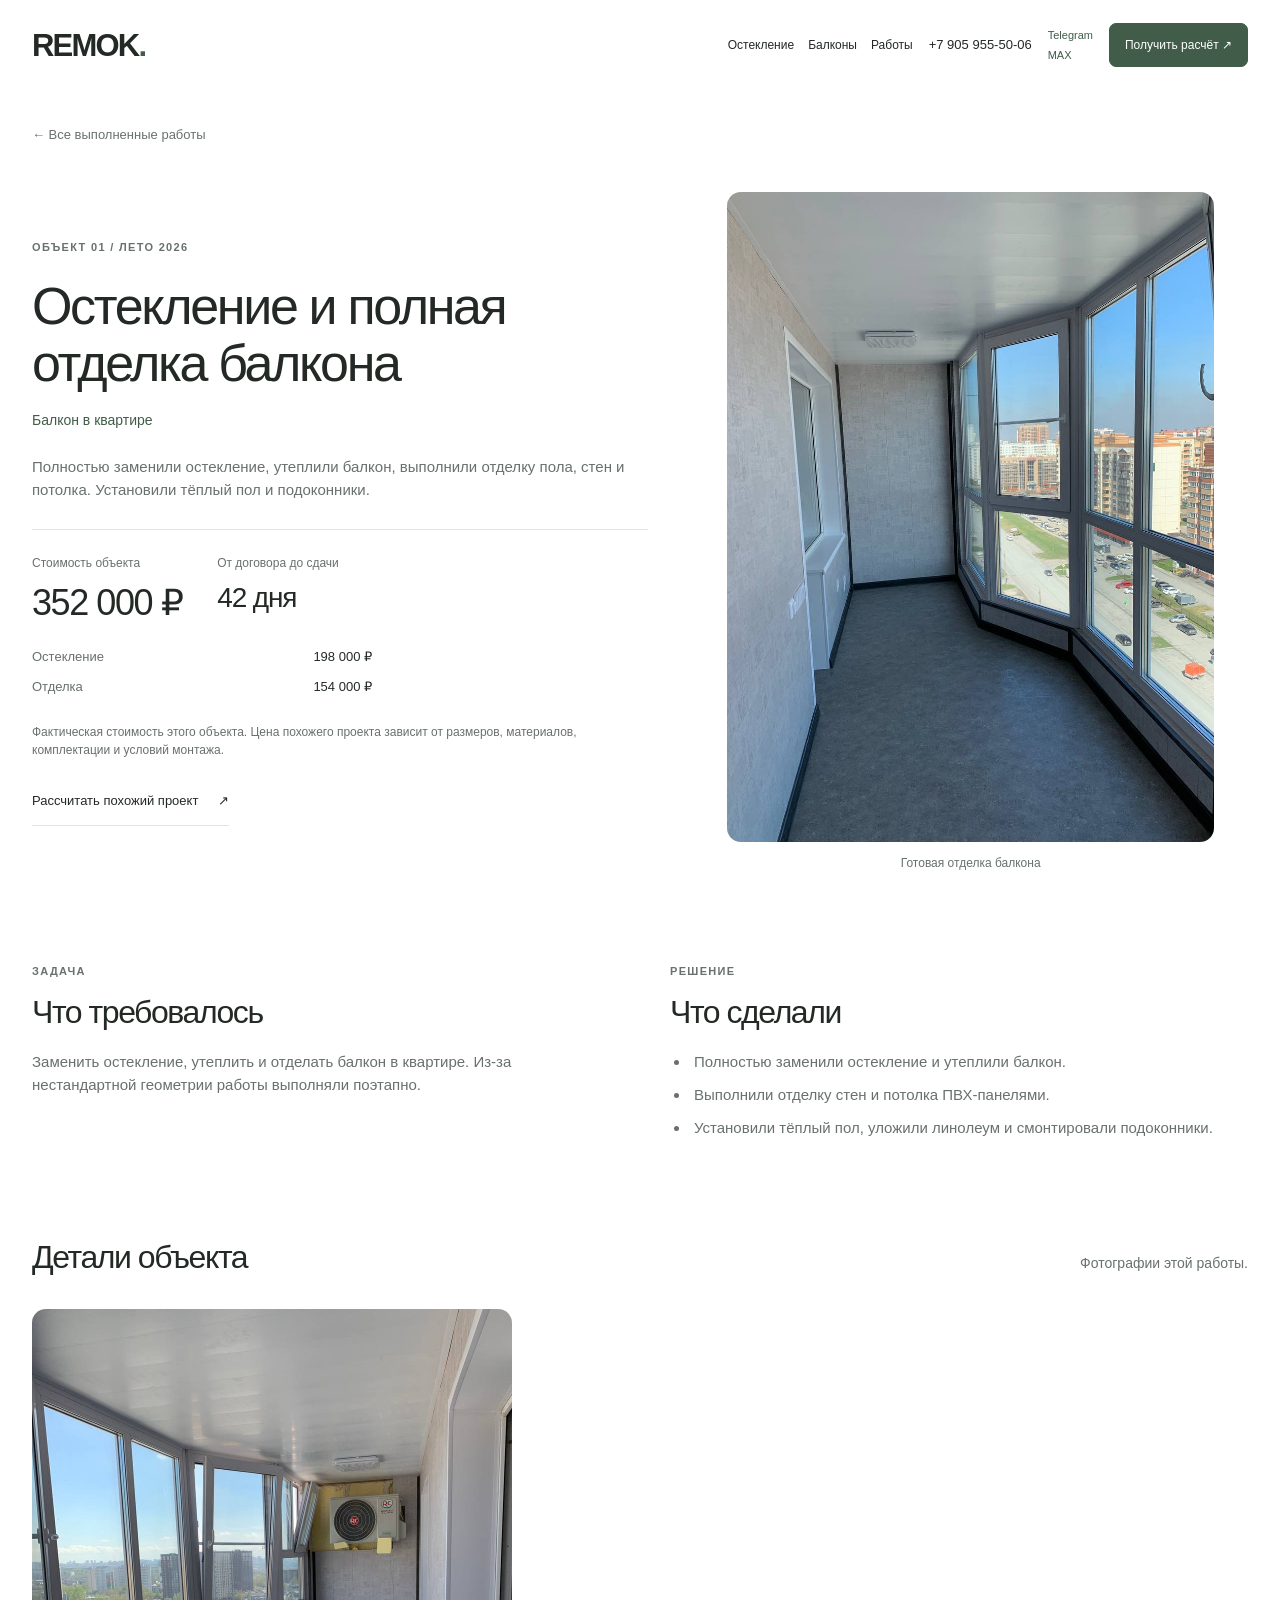
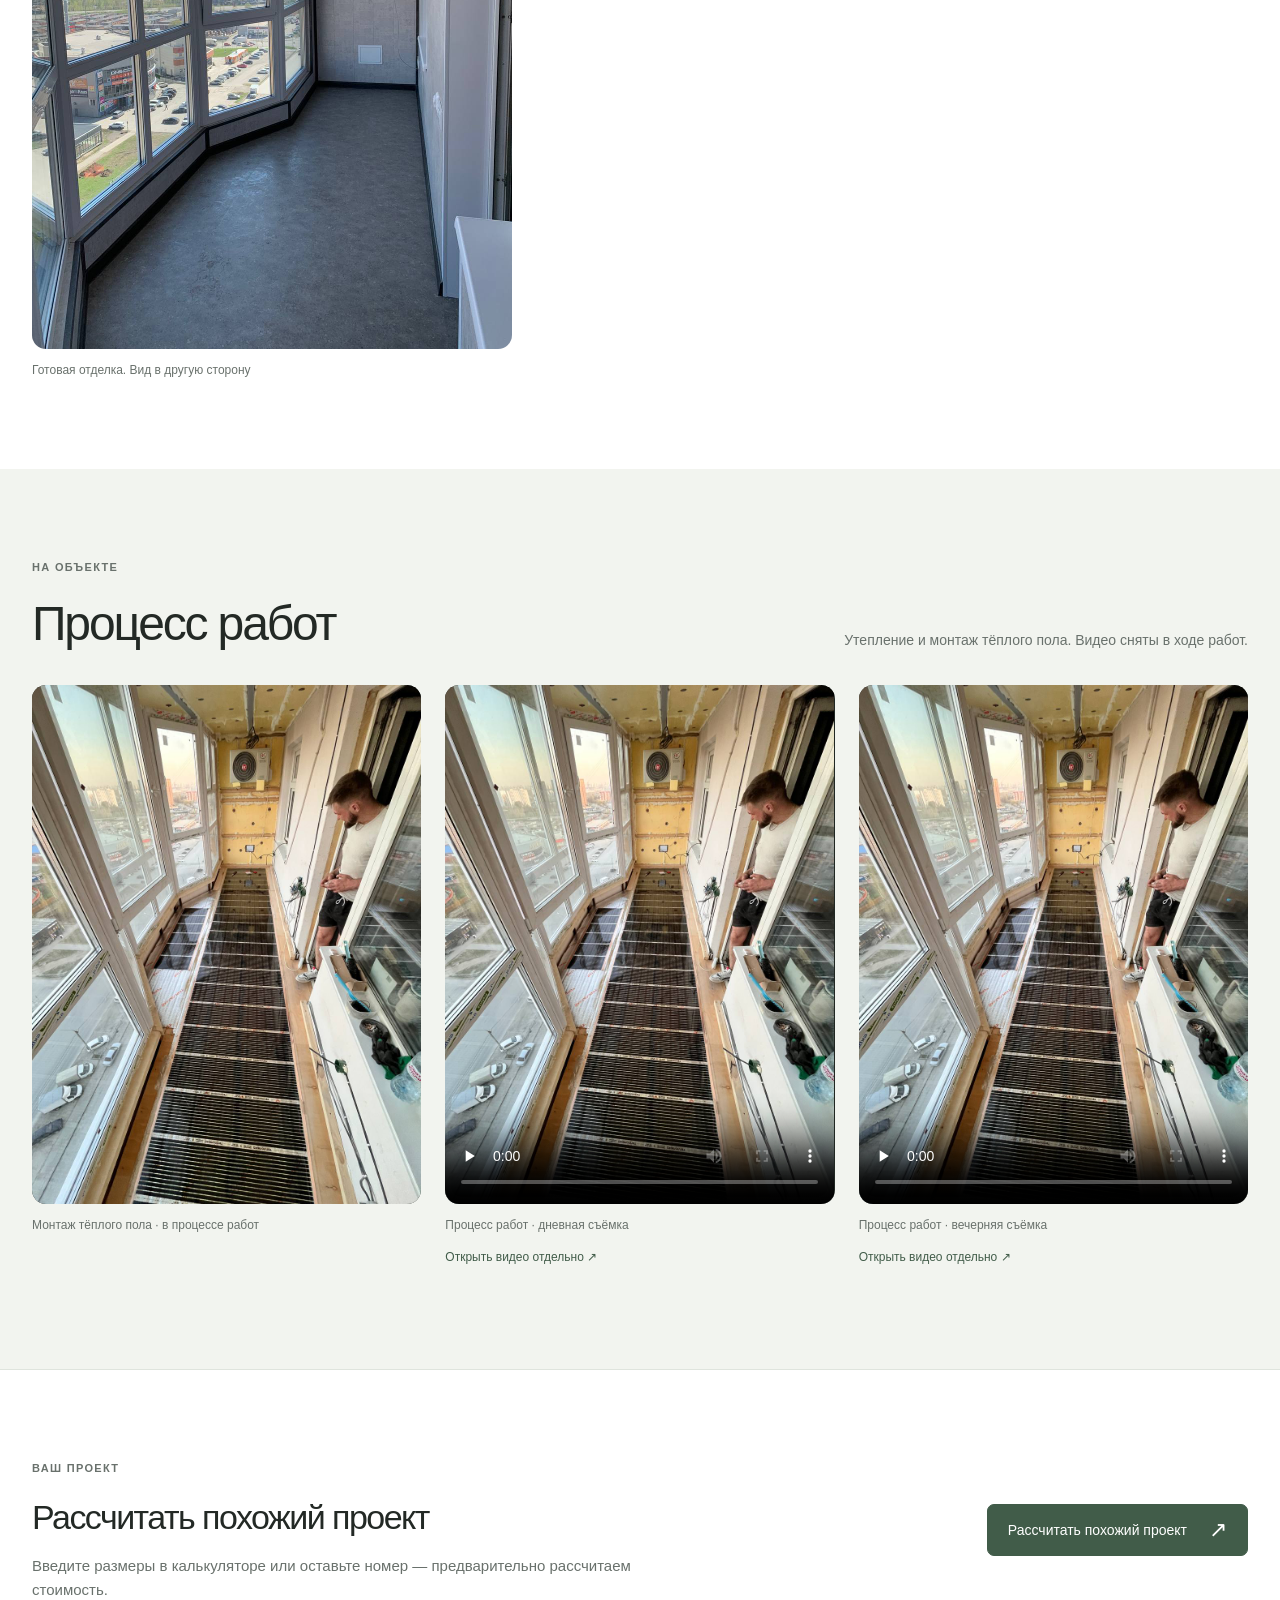
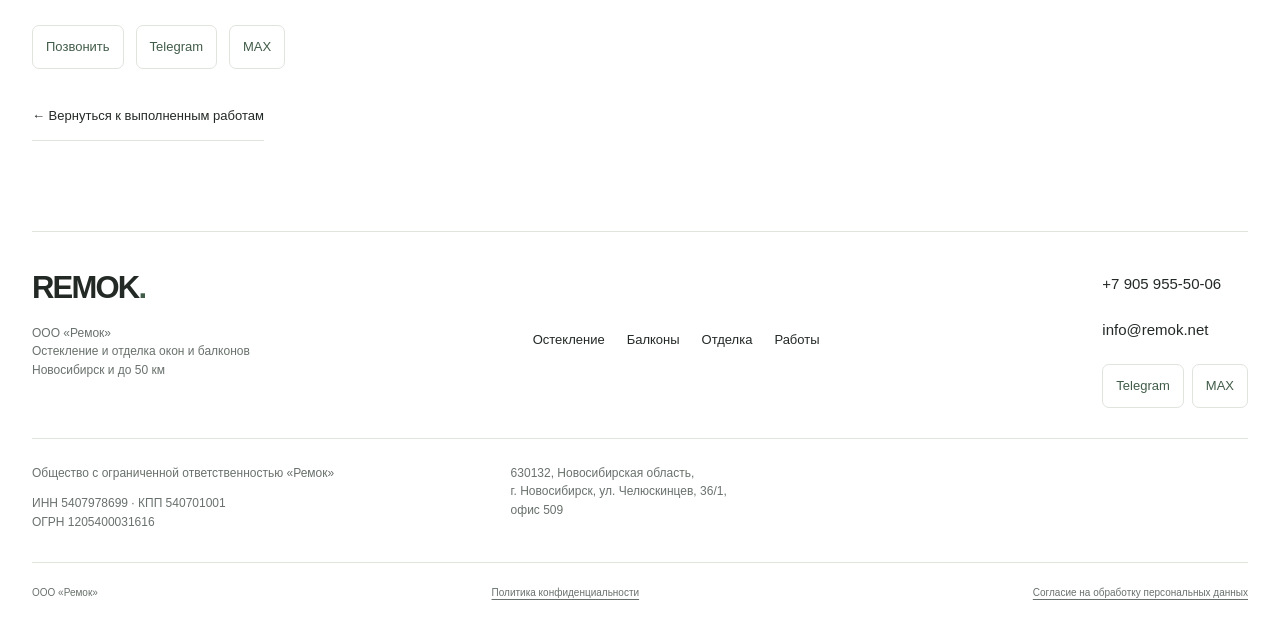
<file: cases/balcony.html>
<!doctype html>
<html lang="ru"><head><meta charset="utf-8"><meta name="viewport" content="width=device-width,initial-scale=1"><title>Остекление и полная отделка балкона — выполненный объект REMOK</title><meta name="description" content="Остекление и полная отделка балкона. Стоимость объекта 352 000 ₽, 42 дня от договора до сдачи. Лето 2026. Реальные фотографии и комплектация."><link rel="stylesheet" href="../styles.css"><script src="../script.js" defer></script><link rel="icon" href="data:image/svg+xml,%3Csvg xmlns=%27http://www.w3.org/2000/svg%27 viewBox=%270 0 32 32%27%3E%3Crect width=%2732%27 height=%2732%27 rx=%276%27 fill=%27%23415c49%27/%3E%3Ctext x=%277%27 y=%2724%27 fill=%27white%27 font-family=%27Arial%27 font-weight=%27700%27 font-size=%2725%27%3ER%3C/text%3E%3C/svg%3E"></head>
<body class="case-page"><a class="skip" href="#main">К содержимому</a><header><div class="container header-inner"><a class="logo" href="../index.html">REMOK<span>.</span></a><nav id="navigation" aria-label="Основная навигация"><a href="../index.html#services">Остекление</a><a href="../index.html#balconies">Балконы</a><a href="../index.html#works">Работы</a><a class="mobile-menu-phone" data-phone href="tel:+79059555006">+7 905 955-50-06</a></nav><a class="header-phone" data-phone href="tel:+79059555006">+7 905 955-50-06</a><div class="header-messengers" aria-label="Мессенджеры"><a data-contact="telegram" href="https://t.me/LPzxcvb" target="_blank" rel="noopener noreferrer">Telegram</a><a data-contact="max" href="https://max.ru/u/f9LHodD0cOJ4aYRBqU1mQyNp67MUEM86ByT9lwaMOyiDO4nb9DzO4GPVeDw" target="_blank" rel="noopener noreferrer">MAX</a></div><a class="button header-cta" href="../index.html#estimate">Получить расчёт ↗</a><a class="phone-icon" data-phone-icon aria-label="Позвонить в REMOK" href="tel:+79059555006">☎</a><button class="menu-toggle" aria-label="Открыть меню" aria-expanded="false" aria-controls="navigation"><span></span><span></span></button></div></header>
<main id="main"><div class="container case-breadcrumb"><a href="../index.html#works">← Все выполненные работы</a></div>
<section class="container case-hero"><div class="case-intro"><p class="eyebrow">Объект 01 / Лето 2026</p><h1>Остекление и полная отделка балкона</h1><p class="case-type">Балкон в квартире</p><p class="case-description">Полностью заменили остекление, утеплили балкон, выполнили отделку пола, стен и потолка. Установили тёплый пол и подоконники.</p><dl class="case-key-facts"><div><dt>Стоимость объекта</dt><dd>352 000 ₽</dd></div><div><dt>От договора до сдачи</dt><dd>42 дня</dd></div></dl><dl class="case-breakdown"><div><dt>Остекление</dt><dd>198 000 ₽</dd></div><div><dt>Отделка</dt><dd>154 000 ₽</dd></div></dl><p class="case-price-note">Фактическая стоимость этого объекта. Цена похожего проекта зависит от размеров, материалов, комплектации и условий монтажа.</p><a class="text-link" href="../index.html#estimate">Рассчитать похожий проект <span aria-hidden="true">↗</span></a></div><figure class="case-hero-media"><img src="../assets/cases/balcony-full/02.jpg" alt="Готовая отделка балкона с серым полом, светлыми панелями и остеклением нестандартной геометрии" width="960" height="1280" fetchpriority="high"><figcaption>Готовая отделка балкона</figcaption></figure></section>
<section class="section container case-story"><div><p class="eyebrow">Задача</p><h2>Что требовалось</h2><p>Заменить остекление, утеплить и отделать балкон в квартире. Из-за нестандартной геометрии работы выполняли поэтапно.</p></div><div><p class="eyebrow">Решение</p><h2>Что сделали</h2><ul><li>Полностью заменили остекление и утеплили балкон.</li><li>Выполнили отделку стен и потолка ПВХ-панелями.</li><li>Установили тёплый пол, уложили линолеум и смонтировали подоконники.</li></ul></div></section>
<section class="container case-gallery-section"><div class="heading"><h2>Детали объекта</h2><p>Фотографии этой работы.</p></div><div class="case-gallery case-gallery--1"><figure><img src="../assets/cases/balcony-full/01.jpg" alt="Готовый балкон с остеклением, отделкой пола, стен и потолка" width="960" height="1280" loading="lazy" decoding="async"><figcaption>Готовая отделка. Вид в другую сторону</figcaption></figure></div></section>
<section class="case-process section"><div class="container"><div class="heading"><div><p class="eyebrow">На объекте</p><h2>Процесс работ</h2></div><p>Утепление и монтаж тёплого пола. Видео сняты в ходе работ.</p></div><div class="process-media"><figure><img src="../assets/cases/balcony-full/03.jpg" alt="Монтаж тёплого пола на балконе перед укладкой линолеума" width="960" height="1280" loading="lazy" decoding="async"><figcaption>Монтаж тёплого пола · в процессе работ</figcaption></figure><figure><video controls preload="none" playsinline width="960" height="1280" poster="../assets/cases/balcony-full/03.jpg" aria-label="Процесс работ на балконе: дневная съёмка"><source src="../assets/cases/balcony-full/video%20-%2001.MP4" type="video/mp4">Ваш браузер не поддерживает видео. <a href="../assets/cases/balcony-full/video%20-%2001.MP4">Открыть видео процесса работ</a></video><figcaption>Процесс работ · дневная съёмка</figcaption><a class="video-file" href="../assets/cases/balcony-full/video%20-%2001.MP4">Открыть видео отдельно ↗</a></figure><figure><video controls preload="none" playsinline width="960" height="1280" poster="../assets/cases/balcony-full/03.jpg" aria-label="Процесс работ на балконе: вечерняя съёмка"><source src="../assets/cases/balcony-full/video%20-%2002.MP4" type="video/mp4">Ваш браузер не поддерживает видео. <a href="../assets/cases/balcony-full/video%20-%2002.MP4">Открыть видео процесса работ</a></video><figcaption>Процесс работ · вечерняя съёмка</figcaption><a class="video-file" href="../assets/cases/balcony-full/video%20-%2002.MP4">Открыть видео отдельно ↗</a></figure></div></div></section>
<section class="section case-end"><div class="container"><div><p class="eyebrow">Ваш проект</p><h2>Рассчитать похожий проект</h2><p>Введите размеры в калькуляторе или оставьте номер — предварительно рассчитаем стоимость.</p></div><a class="button" href="../index.html#estimate">Рассчитать похожий проект <span aria-hidden="true">↗</span></a><div class="contact-actions" aria-label="Способы связи"><a data-contact="call" href="tel:+79059555006">Позвонить</a><a data-contact="telegram" href="https://t.me/LPzxcvb" target="_blank" rel="noopener noreferrer">Telegram</a><a data-contact="max" href="https://max.ru/u/f9LHodD0cOJ4aYRBqU1mQyNp67MUEM86ByT9lwaMOyiDO4nb9DzO4GPVeDw" target="_blank" rel="noopener noreferrer">MAX</a></div><a class="text-link" href="../index.html#works">← Вернуться к выполненным работам</a></div></section>
</main><footer class="container"><div class="footer-top">
<div><a class="logo" href="../index.html">REMOK<span>.</span></a><p>ООО «Ремок»<br>Остекление и отделка окон и балконов<br>Новосибирск и до 50 км</p></div>
<nav aria-label="Навигация в подвале"><a href="../index.html#services">Остекление</a><a href="../index.html#balconies">Балконы</a><a href="../index.html#finishing">Отделка</a><a href="../index.html#works">Работы</a></nav>
<div class="footer-contacts"><a data-phone href="tel:+79059555006">+7 905 955-50-06</a><a href="mailto:info@remok.net">info@remok.net</a><div class="footer-messengers"><a data-contact="telegram" href="https://t.me/LPzxcvb" target="_blank" rel="noopener noreferrer">Telegram</a><a data-contact="max" href="https://max.ru/u/f9LHodD0cOJ4aYRBqU1mQyNp67MUEM86ByT9lwaMOyiDO4nb9DzO4GPVeDw" target="_blank" rel="noopener noreferrer">MAX</a></div></div></div>
<div class="company-details"><div><p>Общество с ограниченной ответственностью «Ремок»</p><p>ИНН 5407978699 · КПП 540701001<br>ОГРН 1205400031616</p></div><address>630132, Новосибирская область,<br>г. Новосибирск, ул. Челюскинцев, 36/1,<br>офис 509</address></div>
<div class="footer-bottom"><span>ООО «Ремок»</span><a href="../index.html">Политика конфиденциальности</a><a href="../index.html">Согласие на обработку персональных данных</a></div></footer><nav class="mobile-quick-contacts" aria-label="Быстрые контакты"><a href="tel:+79059555006">Позвонить</a><a data-contact="telegram" href="https://t.me/LPzxcvb" target="_blank" rel="noopener noreferrer">Telegram</a><a data-contact="max" href="https://max.ru/u/f9LHodD0cOJ4aYRBqU1mQyNp67MUEM86ByT9lwaMOyiDO4nb9DzO4GPVeDw" target="_blank" rel="noopener noreferrer">MAX</a><a class="quick-estimate" href="../index.html#estimate">Расчёт</a></nav></body></html>
</file>
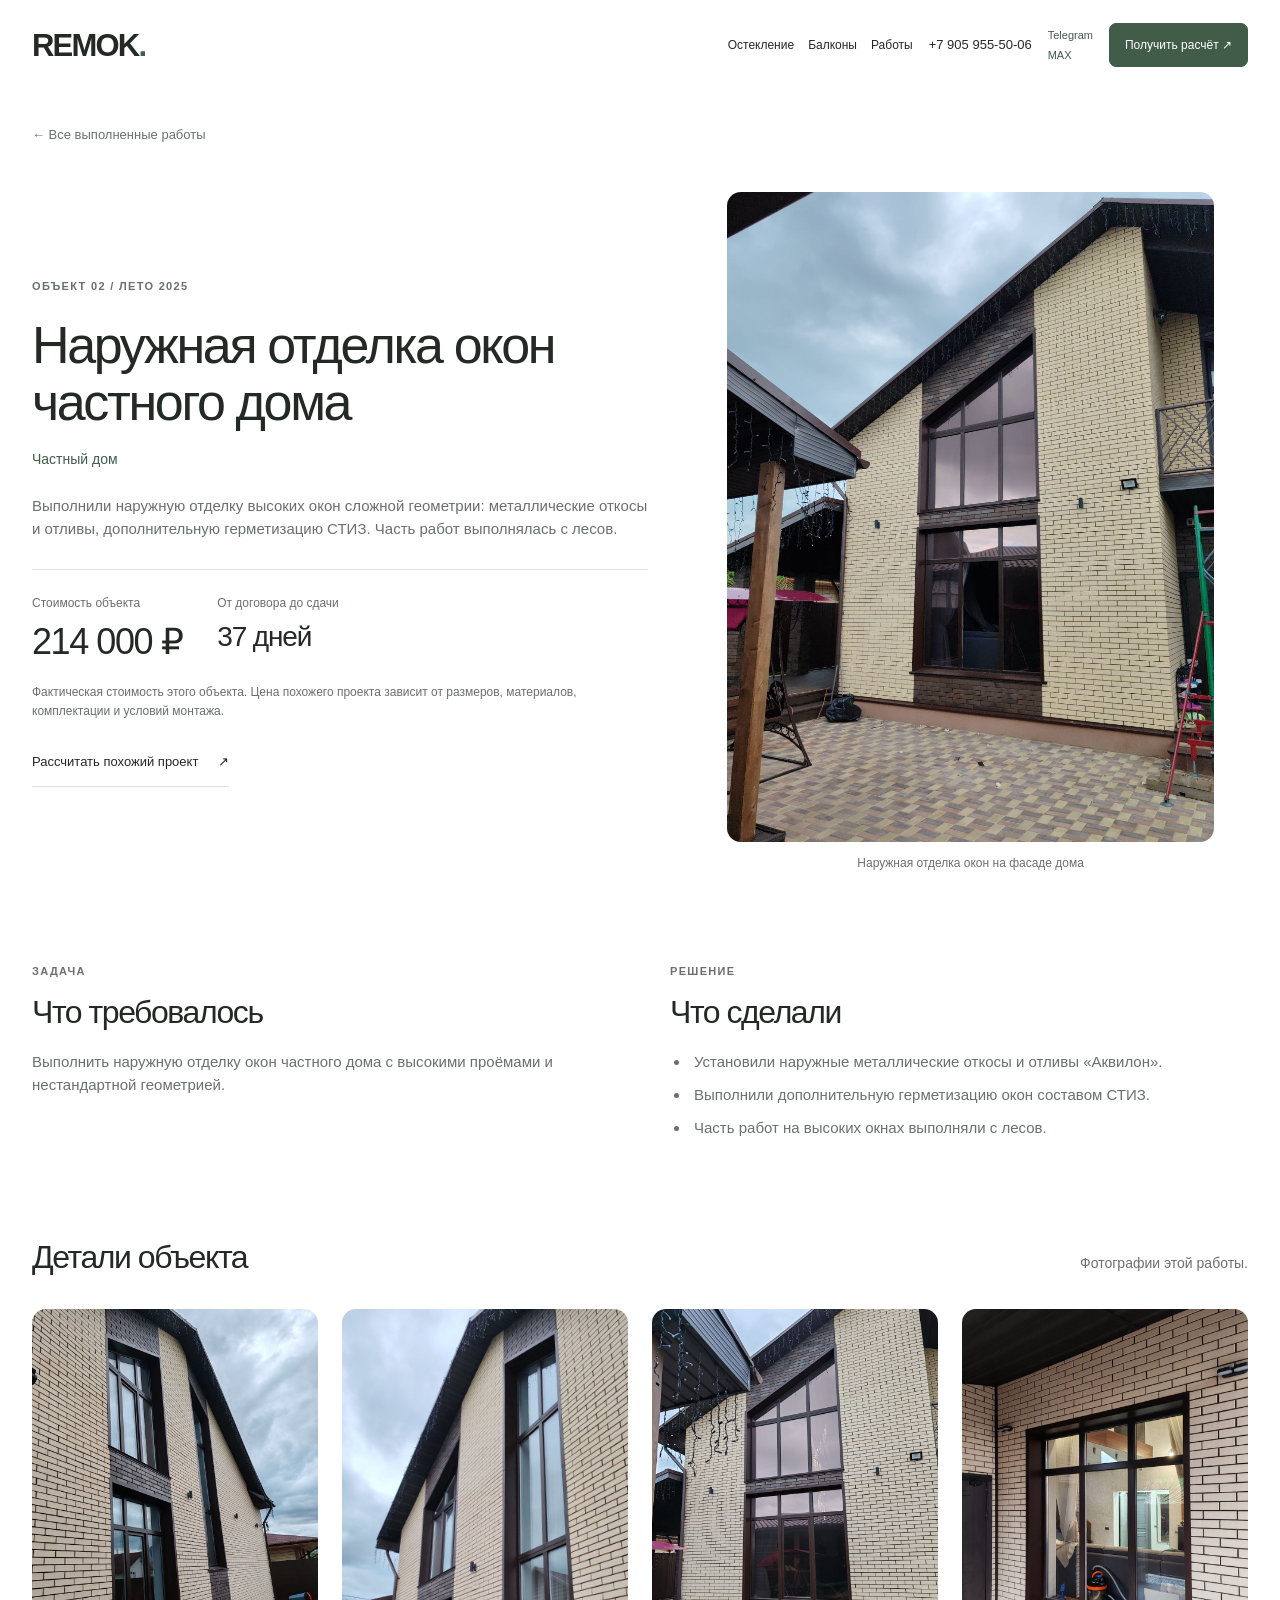
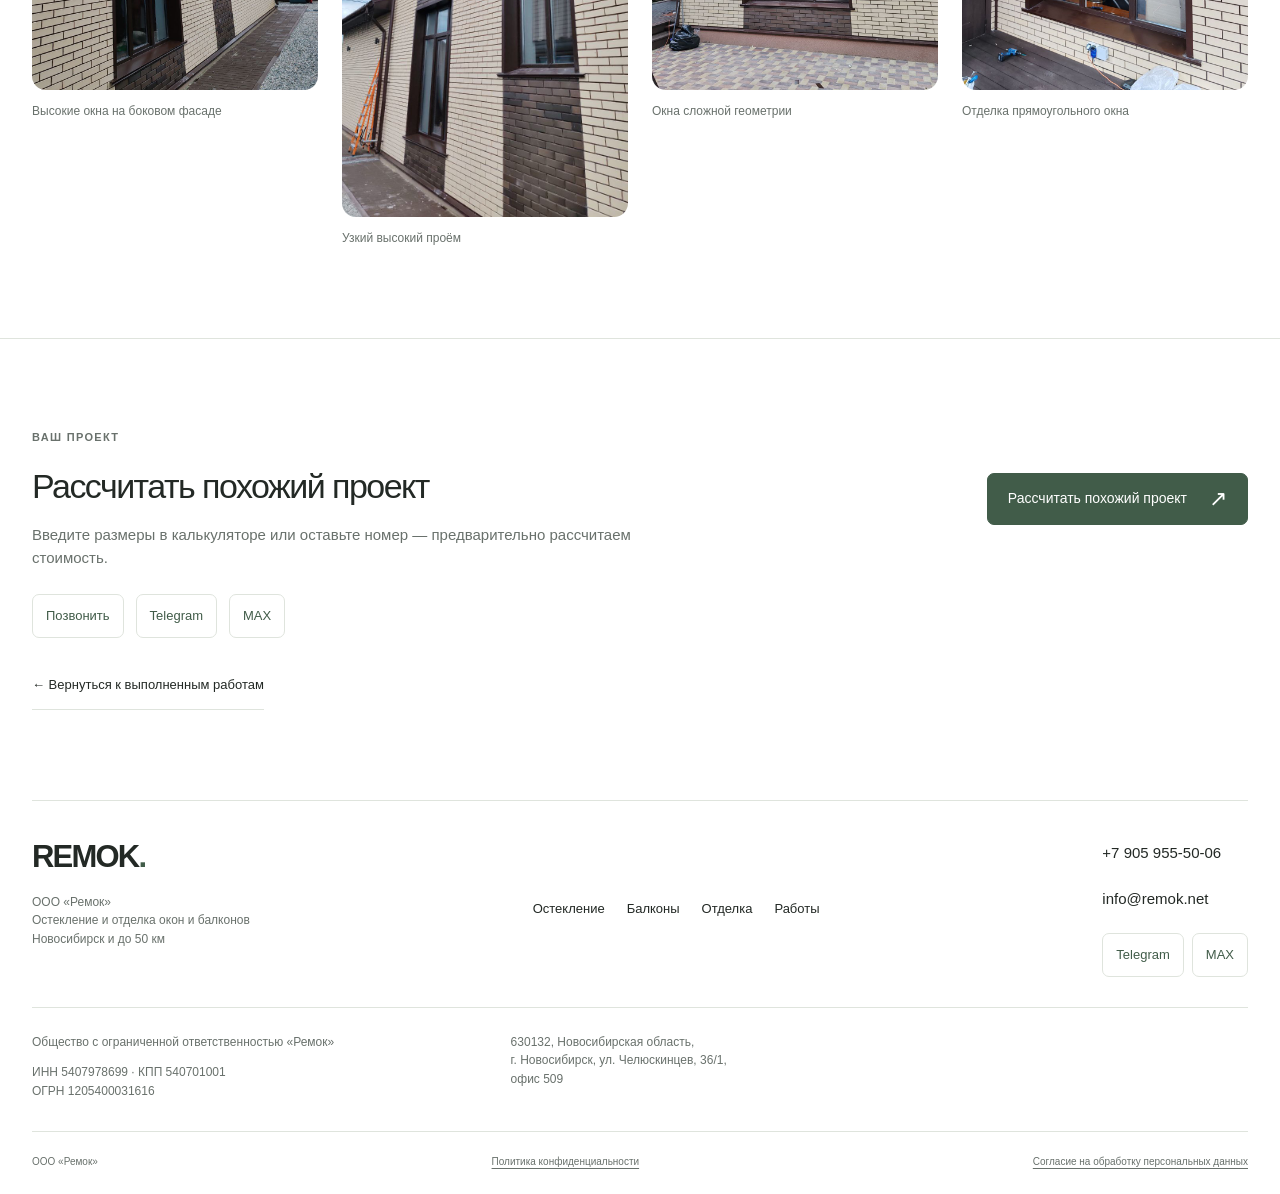
<file: cases/house-exterior.html>
<!doctype html>
<html lang="ru"><head><meta charset="utf-8"><meta name="viewport" content="width=device-width,initial-scale=1"><title>Наружная отделка окон частного дома — выполненный объект REMOK</title><meta name="description" content="Наружная отделка окон частного дома. Стоимость объекта 214 000 ₽, 37 дней от договора до сдачи. Лето 2025. Реальные фотографии и комплектация."><link rel="stylesheet" href="../styles.css"><script src="../script.js" defer></script><link rel="icon" href="data:image/svg+xml,%3Csvg xmlns=%27http://www.w3.org/2000/svg%27 viewBox=%270 0 32 32%27%3E%3Crect width=%2732%27 height=%2732%27 rx=%276%27 fill=%27%23415c49%27/%3E%3Ctext x=%277%27 y=%2724%27 fill=%27white%27 font-family=%27Arial%27 font-weight=%27700%27 font-size=%2725%27%3ER%3C/text%3E%3C/svg%3E"></head>
<body class="case-page"><a class="skip" href="#main">К содержимому</a><header><div class="container header-inner"><a class="logo" href="../index.html">REMOK<span>.</span></a><nav id="navigation" aria-label="Основная навигация"><a href="../index.html#services">Остекление</a><a href="../index.html#balconies">Балконы</a><a href="../index.html#works">Работы</a><a class="mobile-menu-phone" data-phone href="tel:+79059555006">+7 905 955-50-06</a></nav><a class="header-phone" data-phone href="tel:+79059555006">+7 905 955-50-06</a><div class="header-messengers" aria-label="Мессенджеры"><a data-contact="telegram" href="https://t.me/LPzxcvb" target="_blank" rel="noopener noreferrer">Telegram</a><a data-contact="max" href="https://max.ru/u/f9LHodD0cOJ4aYRBqU1mQyNp67MUEM86ByT9lwaMOyiDO4nb9DzO4GPVeDw" target="_blank" rel="noopener noreferrer">MAX</a></div><a class="button header-cta" href="../index.html#estimate">Получить расчёт ↗</a><a class="phone-icon" data-phone-icon aria-label="Позвонить в REMOK" href="tel:+79059555006">☎</a><button class="menu-toggle" aria-label="Открыть меню" aria-expanded="false" aria-controls="navigation"><span></span><span></span></button></div></header>
<main id="main"><div class="container case-breadcrumb"><a href="../index.html#works">← Все выполненные работы</a></div>
<section class="container case-hero"><div class="case-intro"><p class="eyebrow">Объект 02 / Лето 2025</p><h1>Наружная отделка окон частного дома</h1><p class="case-type">Частный дом</p><p class="case-description">Выполнили наружную отделку высоких окон сложной геометрии: металлические откосы и отливы, дополнительную герметизацию СТИЗ. Часть работ выполнялась с лесов.</p><dl class="case-key-facts"><div><dt>Стоимость объекта</dt><dd>214 000 ₽</dd></div><div><dt>От договора до сдачи</dt><dd>37 дней</dd></div></dl><p class="case-price-note">Фактическая стоимость этого объекта. Цена похожего проекта зависит от размеров, материалов, комплектации и условий монтажа.</p><a class="text-link" href="../index.html#estimate">Рассчитать похожий проект <span aria-hidden="true">↗</span></a></div><figure class="case-hero-media"><img src="../assets/cases/house-exterior/01.jpg" alt="Наружная металлическая отделка высоких окон кирпичного дома с наклонной верхней частью" width="960" height="1280" fetchpriority="high"><figcaption>Наружная отделка окон на фасаде дома</figcaption></figure></section>
<section class="section container case-story"><div><p class="eyebrow">Задача</p><h2>Что требовалось</h2><p>Выполнить наружную отделку окон частного дома с высокими проёмами и нестандартной геометрией.</p></div><div><p class="eyebrow">Решение</p><h2>Что сделали</h2><ul><li>Установили наружные металлические откосы и отливы «Аквилон».</li><li>Выполнили дополнительную герметизацию окон составом СТИЗ.</li><li>Часть работ на высоких окнах выполняли с лесов.</li></ul></div></section>
<section class="container case-gallery-section"><div class="heading"><h2>Детали объекта</h2><p>Фотографии этой работы.</p></div><div class="case-gallery case-gallery--4"><figure><img src="../assets/cases/house-exterior/02.jpg" alt="Металлическая отделка высоких окон на боковом фасаде кирпичного дома" width="960" height="1280" loading="lazy" decoding="async"><figcaption>Высокие окна на боковом фасаде</figcaption></figure>
<figure><img src="../assets/cases/house-exterior/03.jpg" alt="Наружные откосы и отлив высокого узкого окна частного дома" width="720" height="1280" loading="lazy" decoding="async"><figcaption>Узкий высокий проём</figcaption></figure>
<figure><img src="../assets/cases/house-exterior/04.jpg" alt="Отделка окна с наклонным верхом и нижнего прямоугольного окна" width="960" height="1280" loading="lazy" decoding="async"><figcaption>Окна сложной геометрии</figcaption></figure>
<figure><img src="../assets/cases/house-exterior/05.jpg" alt="Коричневые металлические откосы и отлив прямоугольного окна" width="960" height="1280" loading="lazy" decoding="async"><figcaption>Отделка прямоугольного окна</figcaption></figure></div></section>

<section class="section case-end"><div class="container"><div><p class="eyebrow">Ваш проект</p><h2>Рассчитать похожий проект</h2><p>Введите размеры в калькуляторе или оставьте номер — предварительно рассчитаем стоимость.</p></div><a class="button" href="../index.html#estimate">Рассчитать похожий проект <span aria-hidden="true">↗</span></a><div class="contact-actions" aria-label="Способы связи"><a data-contact="call" href="tel:+79059555006">Позвонить</a><a data-contact="telegram" href="https://t.me/LPzxcvb" target="_blank" rel="noopener noreferrer">Telegram</a><a data-contact="max" href="https://max.ru/u/f9LHodD0cOJ4aYRBqU1mQyNp67MUEM86ByT9lwaMOyiDO4nb9DzO4GPVeDw" target="_blank" rel="noopener noreferrer">MAX</a></div><a class="text-link" href="../index.html#works">← Вернуться к выполненным работам</a></div></section>
</main><footer class="container"><div class="footer-top">
<div><a class="logo" href="../index.html">REMOK<span>.</span></a><p>ООО «Ремок»<br>Остекление и отделка окон и балконов<br>Новосибирск и до 50 км</p></div>
<nav aria-label="Навигация в подвале"><a href="../index.html#services">Остекление</a><a href="../index.html#balconies">Балконы</a><a href="../index.html#finishing">Отделка</a><a href="../index.html#works">Работы</a></nav>
<div class="footer-contacts"><a data-phone href="tel:+79059555006">+7 905 955-50-06</a><a href="mailto:info@remok.net">info@remok.net</a><div class="footer-messengers"><a data-contact="telegram" href="https://t.me/LPzxcvb" target="_blank" rel="noopener noreferrer">Telegram</a><a data-contact="max" href="https://max.ru/u/f9LHodD0cOJ4aYRBqU1mQyNp67MUEM86ByT9lwaMOyiDO4nb9DzO4GPVeDw" target="_blank" rel="noopener noreferrer">MAX</a></div></div></div>
<div class="company-details"><div><p>Общество с ограниченной ответственностью «Ремок»</p><p>ИНН 5407978699 · КПП 540701001<br>ОГРН 1205400031616</p></div><address>630132, Новосибирская область,<br>г. Новосибирск, ул. Челюскинцев, 36/1,<br>офис 509</address></div>
<div class="footer-bottom"><span>ООО «Ремок»</span><a href="../index.html">Политика конфиденциальности</a><a href="../index.html">Согласие на обработку персональных данных</a></div></footer><nav class="mobile-quick-contacts" aria-label="Быстрые контакты"><a href="tel:+79059555006">Позвонить</a><a data-contact="telegram" href="https://t.me/LPzxcvb" target="_blank" rel="noopener noreferrer">Telegram</a><a data-contact="max" href="https://max.ru/u/f9LHodD0cOJ4aYRBqU1mQyNp67MUEM86ByT9lwaMOyiDO4nb9DzO4GPVeDw" target="_blank" rel="noopener noreferrer">MAX</a><a class="quick-estimate" href="../index.html#estimate">Расчёт</a></nav></body></html>
</file>
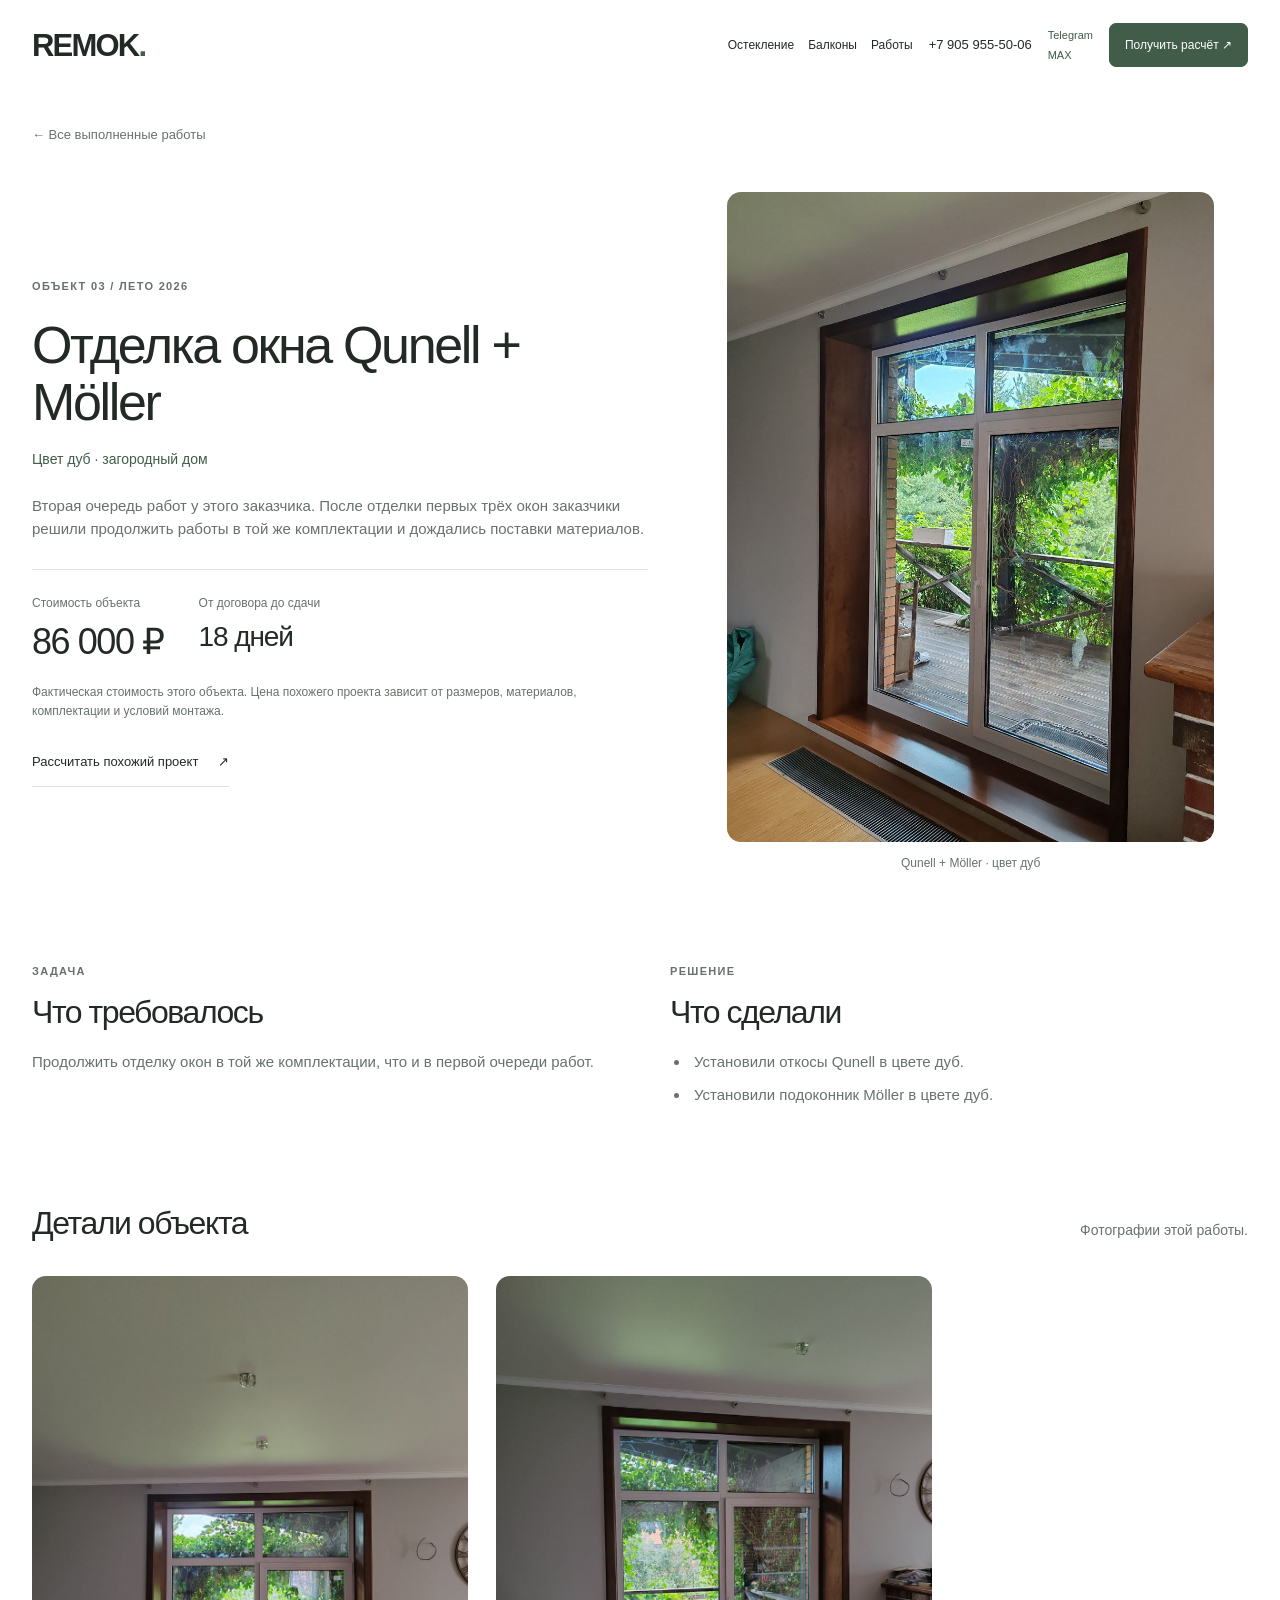
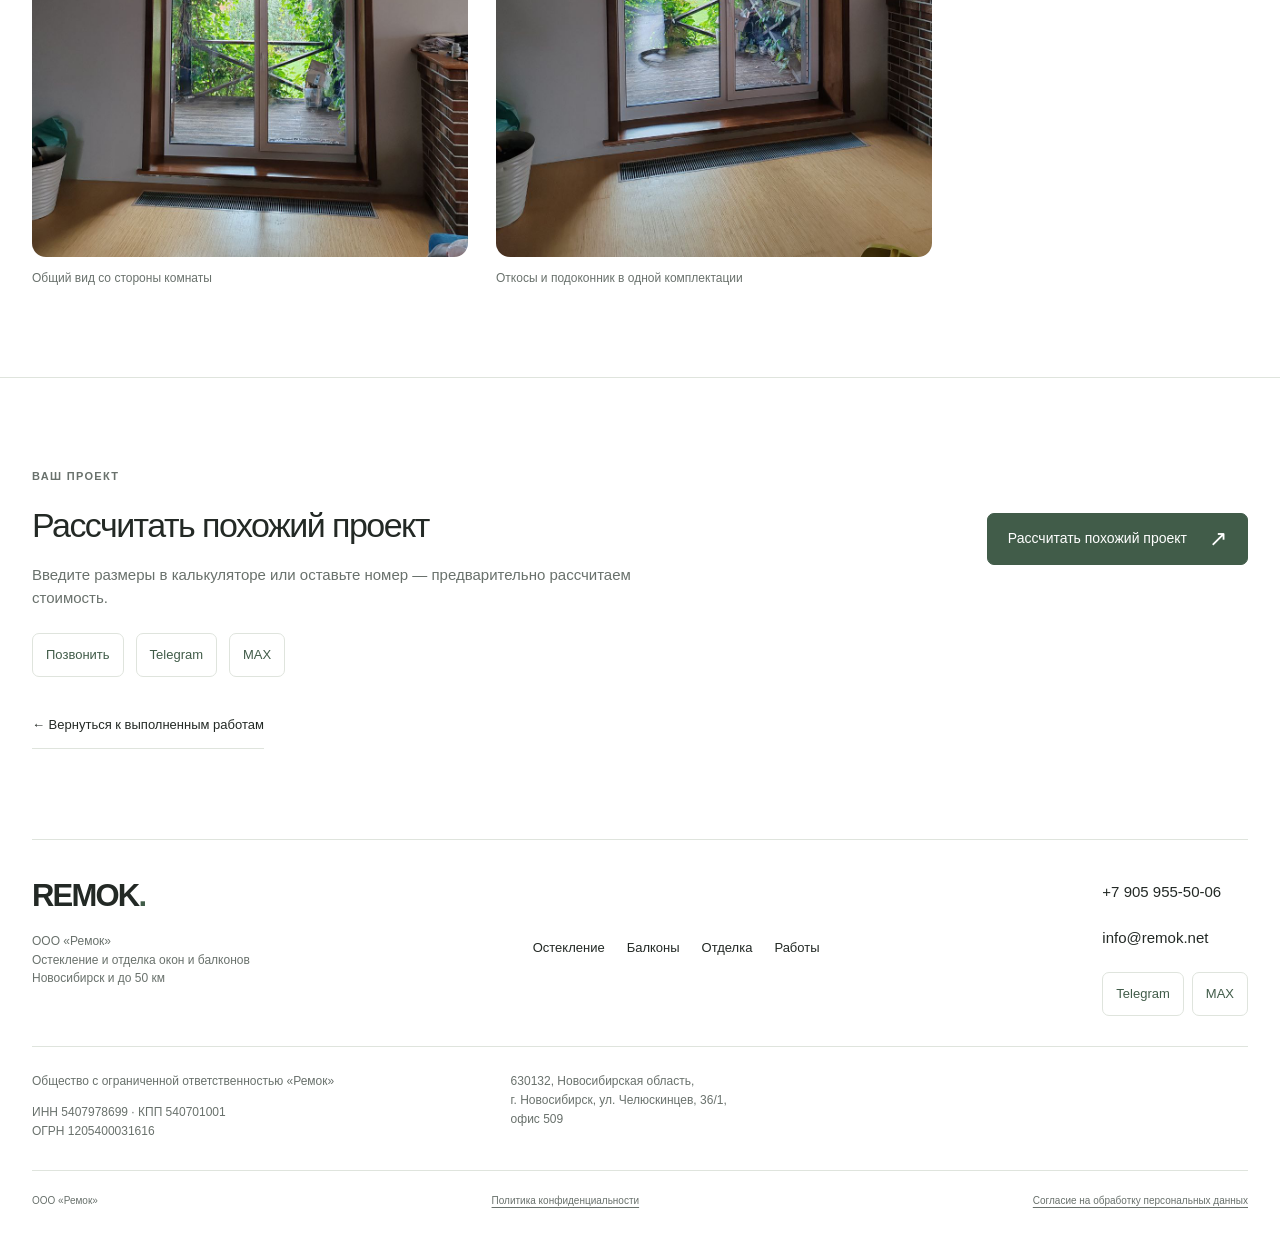
<file: cases/qunell-moeller.html>
<!doctype html>
<html lang="ru"><head><meta charset="utf-8"><meta name="viewport" content="width=device-width,initial-scale=1"><title>Отделка окна Qunell + Möller — выполненный объект REMOK</title><meta name="description" content="Отделка окна Qunell + Möller. Стоимость объекта 86 000 ₽, 18 дней от договора до сдачи. Лето 2026. Реальные фотографии и комплектация."><link rel="stylesheet" href="../styles.css"><script src="../script.js" defer></script><link rel="icon" href="data:image/svg+xml,%3Csvg xmlns=%27http://www.w3.org/2000/svg%27 viewBox=%270 0 32 32%27%3E%3Crect width=%2732%27 height=%2732%27 rx=%276%27 fill=%27%23415c49%27/%3E%3Ctext x=%277%27 y=%2724%27 fill=%27white%27 font-family=%27Arial%27 font-weight=%27700%27 font-size=%2725%27%3ER%3C/text%3E%3C/svg%3E"></head>
<body class="case-page"><a class="skip" href="#main">К содержимому</a><header><div class="container header-inner"><a class="logo" href="../index.html">REMOK<span>.</span></a><nav id="navigation" aria-label="Основная навигация"><a href="../index.html#services">Остекление</a><a href="../index.html#balconies">Балконы</a><a href="../index.html#works">Работы</a><a class="mobile-menu-phone" data-phone href="tel:+79059555006">+7 905 955-50-06</a></nav><a class="header-phone" data-phone href="tel:+79059555006">+7 905 955-50-06</a><div class="header-messengers" aria-label="Мессенджеры"><a data-contact="telegram" href="https://t.me/LPzxcvb" target="_blank" rel="noopener noreferrer">Telegram</a><a data-contact="max" href="https://max.ru/u/f9LHodD0cOJ4aYRBqU1mQyNp67MUEM86ByT9lwaMOyiDO4nb9DzO4GPVeDw" target="_blank" rel="noopener noreferrer">MAX</a></div><a class="button header-cta" href="../index.html#estimate">Получить расчёт ↗</a><a class="phone-icon" data-phone-icon aria-label="Позвонить в REMOK" href="tel:+79059555006">☎</a><button class="menu-toggle" aria-label="Открыть меню" aria-expanded="false" aria-controls="navigation"><span></span><span></span></button></div></header>
<main id="main"><div class="container case-breadcrumb"><a href="../index.html#works">← Все выполненные работы</a></div>
<section class="container case-hero"><div class="case-intro"><p class="eyebrow">Объект 03 / Лето 2026</p><h1>Отделка окна Qunell + Möller</h1><p class="case-type">Цвет дуб · загородный дом</p><p class="case-description">Вторая очередь работ у этого заказчика. После отделки первых трёх окон заказчики решили продолжить работы в той же комплектации и дождались поставки материалов.</p><dl class="case-key-facts"><div><dt>Стоимость объекта</dt><dd>86 000 ₽</dd></div><div><dt>От договора до сдачи</dt><dd>18 дней</dd></div></dl><p class="case-price-note">Фактическая стоимость этого объекта. Цена похожего проекта зависит от размеров, материалов, комплектации и условий монтажа.</p><a class="text-link" href="../index.html#estimate">Рассчитать похожий проект <span aria-hidden="true">↗</span></a></div><figure class="case-hero-media"><img src="../assets/cases/window-qunell/02.jpg" alt="Отделка окна откосами Qunell и подоконником Möller цвета дуб в загородном доме" width="960" height="1280" fetchpriority="high"><figcaption>Qunell + Möller · цвет дуб</figcaption></figure></section>
<section class="section container case-story"><div><p class="eyebrow">Задача</p><h2>Что требовалось</h2><p>Продолжить отделку окон в той же комплектации, что и в первой очереди работ.</p></div><div><p class="eyebrow">Решение</p><h2>Что сделали</h2><ul><li>Установили откосы Qunell в цвете дуб.</li><li>Установили подоконник Möller в цвете дуб.</li></ul></div></section>
<section class="container case-gallery-section"><div class="heading"><h2>Детали объекта</h2><p>Фотографии этой работы.</p></div><div class="case-gallery case-gallery--2"><figure><img src="../assets/cases/window-qunell/01.jpg" alt="Общий вид окна с откосами и подоконником цвета дуб" width="960" height="1280" loading="lazy" decoding="async"><figcaption>Общий вид со стороны комнаты</figcaption></figure>
<figure><img src="../assets/cases/window-qunell/03.jpg" alt="Белое окно в обрамлении Qunell цвета дуб с подоконником Möller" width="960" height="1280" loading="lazy" decoding="async"><figcaption>Откосы и подоконник в одной комплектации</figcaption></figure></div></section>

<section class="section case-end"><div class="container"><div><p class="eyebrow">Ваш проект</p><h2>Рассчитать похожий проект</h2><p>Введите размеры в калькуляторе или оставьте номер — предварительно рассчитаем стоимость.</p></div><a class="button" href="../index.html#estimate">Рассчитать похожий проект <span aria-hidden="true">↗</span></a><div class="contact-actions" aria-label="Способы связи"><a data-contact="call" href="tel:+79059555006">Позвонить</a><a data-contact="telegram" href="https://t.me/LPzxcvb" target="_blank" rel="noopener noreferrer">Telegram</a><a data-contact="max" href="https://max.ru/u/f9LHodD0cOJ4aYRBqU1mQyNp67MUEM86ByT9lwaMOyiDO4nb9DzO4GPVeDw" target="_blank" rel="noopener noreferrer">MAX</a></div><a class="text-link" href="../index.html#works">← Вернуться к выполненным работам</a></div></section>
</main><footer class="container"><div class="footer-top">
<div><a class="logo" href="../index.html">REMOK<span>.</span></a><p>ООО «Ремок»<br>Остекление и отделка окон и балконов<br>Новосибирск и до 50 км</p></div>
<nav aria-label="Навигация в подвале"><a href="../index.html#services">Остекление</a><a href="../index.html#balconies">Балконы</a><a href="../index.html#finishing">Отделка</a><a href="../index.html#works">Работы</a></nav>
<div class="footer-contacts"><a data-phone href="tel:+79059555006">+7 905 955-50-06</a><a href="mailto:info@remok.net">info@remok.net</a><div class="footer-messengers"><a data-contact="telegram" href="https://t.me/LPzxcvb" target="_blank" rel="noopener noreferrer">Telegram</a><a data-contact="max" href="https://max.ru/u/f9LHodD0cOJ4aYRBqU1mQyNp67MUEM86ByT9lwaMOyiDO4nb9DzO4GPVeDw" target="_blank" rel="noopener noreferrer">MAX</a></div></div></div>
<div class="company-details"><div><p>Общество с ограниченной ответственностью «Ремок»</p><p>ИНН 5407978699 · КПП 540701001<br>ОГРН 1205400031616</p></div><address>630132, Новосибирская область,<br>г. Новосибирск, ул. Челюскинцев, 36/1,<br>офис 509</address></div>
<div class="footer-bottom"><span>ООО «Ремок»</span><a href="../index.html">Политика конфиденциальности</a><a href="../index.html">Согласие на обработку персональных данных</a></div></footer><nav class="mobile-quick-contacts" aria-label="Быстрые контакты"><a href="tel:+79059555006">Позвонить</a><a data-contact="telegram" href="https://t.me/LPzxcvb" target="_blank" rel="noopener noreferrer">Telegram</a><a data-contact="max" href="https://max.ru/u/f9LHodD0cOJ4aYRBqU1mQyNp67MUEM86ByT9lwaMOyiDO4nb9DzO4GPVeDw" target="_blank" rel="noopener noreferrer">MAX</a><a class="quick-estimate" href="../index.html#estimate">Расчёт</a></nav></body></html>
</file>
<file: styles.css>
/* Base */
:root{--paper:#fff;--ink:#232925;--muted:#69716c;--accent:#415c49;--soft:#f2f4ef;--line:#dfe4dd;--radius:14px;--space:72px;--max:1240px}*{box-sizing:border-box}html{scroll-behavior:smooth;scroll-padding-top:100px}body{margin:0;color:var(--ink);background:var(--paper);font:16px/1.55 Inter,Arial,Helvetica,sans-serif}a{color:inherit;text-decoration:none}button,input{font:inherit}button{cursor:pointer}img{display:block;width:100%;object-fit:cover}figure,p,h1,h2,h3{margin:0}h1,h2,h3{font-weight:500;line-height:1.1;letter-spacing:-.045em}h1{font-size:40px}h2{font-size:34px}h3{font-size:23px;letter-spacing:-.025em}a:focus-visible,button:focus-visible,input:focus-visible{outline:3px solid #8a9a64;outline-offset:4px}[hidden]{display:none!important}.container{width:min(var(--max),calc(100% - 40px));margin:auto}.section{padding-block:var(--space)}.soft{background:var(--soft)}.muted{color:var(--muted)}.eyebrow{font-size:11px;font-weight:600;letter-spacing:.12em;text-transform:uppercase;color:var(--muted);margin-bottom:22px}.fine{font-size:12px;color:var(--muted);margin-top:20px}.button{display:inline-flex;align-items:center;justify-content:space-between;gap:22px;min-height:52px;padding:14px 20px;border:1px solid var(--accent);border-radius:7px;background:var(--accent);color:#fff;font-size:14px;transition:background .2s}.button:hover{background:#304636}.button span{font-size:22px;line-height:1}.full{width:100%}.text-link{display:inline-flex;align-items:center;min-height:48px;border-bottom:1px solid var(--line);font-size:13px}.text-link:hover{color:var(--accent)}.heading{display:flex;flex-direction:column;gap:22px;margin-bottom:34px}.heading>p{color:var(--muted);max-width:410px}.skip{position:fixed;top:-100px;z-index:100;background:white;padding:15px}.skip:focus{top:10px;left:10px}
/* Header */
header{position:sticky;top:0;z-index:20;background:#fffffff9;border-bottom:1px solid transparent}header.scrolled{border-color:var(--line)}.header-inner{height:76px;display:flex;align-items:center;gap:15px}.logo{font-size:31px;font-weight:800;letter-spacing:-1.8px;line-height:1}.logo span{color:var(--accent)}header nav{display:none;position:absolute;top:76px;left:0;right:0;background:white;padding:16px 20px 24px;border-bottom:1px solid var(--line)}header nav.open{display:flex;flex-direction:column}header nav a{padding:12px 0;font-size:14px}.phone-placeholder,.header-cta{display:none}.phone-icon{margin-left:auto;width:44px;height:44px;display:grid;place-items:center;font-size:24px}.menu-toggle{border:0;background:none;width:44px;height:44px;padding:10px;display:flex;flex-direction:column;justify-content:center;gap:6px}.menu-toggle span{width:24px;height:1.5px;background:var(--ink);transition:transform .2s}.menu-toggle[aria-expanded=true] span:first-child{transform:translateY(3.75px) rotate(45deg)}.menu-toggle[aria-expanded=true] span:last-child{transform:translateY(-3.75px) rotate(-45deg)}
/* Hero */
.hero{display:grid;gap:30px;padding-top:27px;padding-bottom:45px}.hero .eyebrow{font-size:10px;letter-spacing:.075em}.hero-lead{font-size:17px;margin:23px 0 7px}.hero .muted{font-size:14px}.actions{display:flex;align-items:center;gap:14px;flex-wrap:wrap;margin-top:25px}.actions .button{padding-inline:16px;gap:15px}.proof{font-size:13px;margin-top:23px}.hero .fine{margin-top:5px;font-size:11px}.hero-photo{position:relative;height:330px;border-radius:var(--radius);overflow:hidden}.hero-photo>img{height:100%;object-position:50% 57%}.hero-photo figcaption{position:absolute;left:14px;right:14px;bottom:14px;background:#fffffff2;border-radius:8px;padding:13px 40px 13px 16px;display:flex;flex-direction:column;font-size:14px}.hero-photo small{font-size:10px;color:var(--muted);margin-bottom:3px}.hero-photo b{position:absolute;right:17px;top:19px;font-weight:400;font-size:25px}
/* Services */
.services{display:grid;gap:20px}.service{display:flex;flex-direction:column;border:1px solid var(--line);border-radius:var(--radius);overflow:hidden}.service>img{height:230px}.service>div{position:relative;padding:23px}.service small{display:block;font-size:11px;color:var(--muted);margin-bottom:15px}.service h3{padding-right:25px}.service p{font-size:14px;color:var(--muted);margin-top:10px;padding-right:22px}.service div>span{position:absolute;right:17px;top:50px;display:grid;place-items:center;width:30px;height:30px;border:1px solid var(--line);border-radius:50%}.service:hover div>span{background:var(--soft)}
/* Portfolio */
.works{display:grid;gap:24px}.works img{height:330px;border-radius:var(--radius)}.works figcaption{display:flex;justify-content:space-between;gap:10px;margin-top:12px;font-size:14px}.works small{font-size:11px;color:var(--muted);align-self:center}.works-bottom{display:flex;justify-content:space-between;align-items:center;flex-wrap:wrap;gap:15px;margin-top:30px}.works-bottom p{font-size:13px}
/* Estimate and forms */
.estimate-layout{display:grid;gap:32px}.intro{color:var(--muted);max-width:415px;margin-top:24px}.note{font-size:14px;max-width:330px;border-top:1px solid var(--line);padding-top:24px;margin-top:35px}.estimate-form{padding:24px 20px;background:var(--soft);border-radius:var(--radius)}fieldset{border:0;padding:0;margin:0 0 26px;min-width:0}legend{font-size:15px;margin-bottom:16px}legend b{display:inline-grid;place-items:center;width:25px;height:25px;border:1px solid #bdc8bb;border-radius:50%;font-size:12px;font-weight:400;margin-right:8px}.segmented{display:flex;gap:10px}.segmented label{position:relative;flex:1;cursor:pointer}.segmented input{position:absolute;opacity:0}.segmented span{display:block;text-align:center;border:1px solid #cdd5ca;background:white;border-radius:7px;padding:12px}.segmented input:checked+span{background:var(--accent);color:white;border-color:var(--accent)}.segmented input:focus-visible+span{outline:3px solid #8a9a64;outline-offset:3px}.dimensions{display:grid;grid-template-columns:minmax(0,1fr) 12px minmax(0,1fr);gap:9px;align-items:end}.dimensions>span{padding-bottom:14px;color:var(--muted)}.dimensions label,.field{display:block;font-size:13px}input[type=text],input[type=tel],input[type=number]{width:100%;min-width:0;height:52px;padding:12px;border:1px solid #cdd5ca;border-radius:7px;background:white;color:var(--ink);font-size:16px;margin-top:8px}.dimensions input{font-size:13px}.profiles{display:grid;gap:8px}.profiles label{display:flex;align-items:center;gap:10px;border-bottom:1px solid var(--line);padding:10px 0;font-size:14px;cursor:pointer}.profiles label span{display:flex;justify-content:space-between;gap:10px;flex:1}.profiles small{color:var(--muted);font-size:11px;text-align:right}input[type=radio],input[type=checkbox]{accent-color:var(--accent);width:18px;height:18px;flex-shrink:0}.consent{display:flex;align-items:flex-start;gap:9px;font-size:11px;color:var(--muted);margin:18px 0}.consent input{margin:0}.consent a{text-decoration:underline;text-underline-offset:3px}.estimate-result{border-left:2px solid var(--accent);padding:10px 14px;font-size:14px;margin-bottom:20px}.form-status{font-size:14px;padding:15px;border:1px solid var(--line);border-radius:7px;margin-top:16px}
/* Terms, facts and process */
.volume{border-top:1px solid var(--line)}.volume-grid,.facts-grid{display:grid;gap:25px}.volume-grid article{padding:23px 0;border-top:1px solid var(--line)}.volume-grid h3{font-size:42px;margin-bottom:18px}.volume-grid h3 span{font-size:23px;color:var(--muted)}.volume-grid strong{font-weight:500;color:var(--accent)}.volume-grid small{display:block;color:var(--muted);font-size:13px;margin-top:5px}.facts{background:var(--accent);color:white}.facts .eyebrow,.facts .fine{color:#d2dbd0}.facts-grid{margin-top:38px}.facts-grid strong{font-size:49px;font-weight:400;letter-spacing:-.045em}.facts-grid strong span{font-size:29px}.facts-grid p{font-size:14px;color:#e0e6dd;max-width:240px;margin-top:6px}.process{display:grid;list-style:none;padding:0;margin:40px 0 0}.process li{position:relative;border-left:1px solid var(--line);padding:0 0 32px 32px}.process li>span{display:block;font-size:12px;color:var(--accent);margin-bottom:15px}.process li:before{content:"";position:absolute;left:-4px;top:5px;width:7px;height:7px;border-radius:50%;background:var(--accent)}.process h3{font-size:20px}.process p{font-size:14px;color:var(--muted);margin-top:12px}
/* Materials and placeholders */
.materials,.reviews{display:grid;gap:16px}.materials article{position:relative;background:white;padding:28px;border-radius:var(--radius);min-height:175px}.materials p{font-size:13px;color:var(--muted);margin-bottom:24px;padding-right:20px}.materials h3{font-size:29px;max-width:270px}.materials small{position:absolute;right:20px;top:26px;font-size:11px;color:var(--muted)}.before-placeholder{position:relative;display:grid;place-items:center;min-height:210px;margin-top:30px;padding:65px 24px 35px;background:#fafbf9;border:1px dashed #c5ccc3;border-radius:var(--radius);text-align:center;color:var(--muted);font-size:15px}.before-placeholder>div{position:absolute;top:18px;left:20px;right:20px;display:flex;justify-content:space-between;font-size:12px}.reviews-section{padding-top:0}.reviews{margin-top:30px}.reviews article{border:1px solid var(--line);padding:25px;border-radius:var(--radius)}.reviews h3{display:flex;justify-content:space-between;font-size:22px}.reviews p{font-size:14px;color:var(--muted);margin-top:35px}.reviews small{font-size:11px;color:var(--muted);display:block;margin-top:8px}
/* Contact and footer */
.contact{display:grid;gap:32px}.contact h2{font-size:46px}.messengers{margin-top:25px;font-size:14px}.messengers p{color:var(--muted);font-size:12px;margin-bottom:6px}.messengers small{display:block;font-size:11px;color:var(--muted);margin-top:7px}footer{padding-block:40px 25px}.footer-top{display:flex;flex-direction:column;gap:25px}.footer-top>div>p{font-size:12px;color:var(--muted);margin-top:18px}.footer-top nav{display:flex;flex-wrap:wrap;gap:8px 22px;max-width:420px}.footer-top nav a{font-size:13px;min-height:32px;display:inline-flex;align-items:center}.footer-top>p{font-size:12px}.footer-bottom{display:flex;flex-direction:column;gap:13px;border-top:1px solid var(--line);margin-top:30px;padding-top:22px;color:var(--muted);font-size:10px}.footer-bottom a{text-decoration:underline;text-underline-offset:3px}
/* Responsive layouts */
@media(min-width:600px){.services,.volume-grid,.facts-grid{grid-template-columns:repeat(2,minmax(0,1fr))}.works{grid-template-columns:repeat(2,minmax(0,1fr))}.wide{grid-column:1/-1}.wide img{height:350px}.hero-photo{height:480px}.materials,.reviews{grid-template-columns:repeat(3,minmax(0,1fr))}.materials article{padding:24px 18px}.materials h3{font-size:24px}.reviews article{padding:20px}.reviews h3{font-size:20px}.process{grid-template-columns:repeat(2,minmax(0,1fr));gap:20px}}
@media(min-width:768px){:root{--space:90px}.container{width:min(var(--max),calc(100% - 64px))}h2{font-size:40px}.hero{grid-template-columns:1fr 1fr;align-items:center;gap:30px;padding-top:35px;padding-bottom:65px}.hero h1{font-size:clamp(39px,4.7vw,68px)}.hero-photo{height:510px}.heading{flex-direction:row;justify-content:space-between;align-items:end;gap:40px}.heading>p{max-width:36%;font-size:14px}.estimate-layout{grid-template-columns:.9fr 1.1fr;gap:45px}.estimate-form{padding:28px}.works{grid-template-columns:1.15fr 1fr 1fr;gap:26px 20px}.tall{grid-row:span 2}.works img{height:255px}.works .tall img{height:calc(100% - 38px)}.works .wide img{height:350px}.works figcaption{font-size:12px}.works small{font-size:10px}.contact{grid-template-columns:1fr 1fr;gap:70px;align-items:center}.contact h2{font-size:60px}.footer-top{flex-direction:row;justify-content:space-between;gap:30px}.footer-bottom{flex-direction:row;justify-content:space-between}}
@media(min-width:1024px){.header-inner{height:90px;gap:24px}header nav{display:flex;position:static;padding:0;border:0;gap:22px;margin-left:auto}header nav a{font-size:12px}.header-cta{display:inline-flex;font-size:12px;padding:11px 15px;min-height:44px}.phone-icon,.menu-toggle{display:none}.hero{gap:55px;padding-top:42px}.hero-photo{height:590px}.hero .eyebrow{font-size:11px;letter-spacing:.12em}.hero-lead{font-size:19px;margin-top:27px}.hero .muted{font-size:15px}.actions{gap:25px;margin-top:33px}.proof{margin-top:38px}h2{font-size:48px}.service{flex-direction:row;min-height:225px}.service>img{width:42%;height:245px}.service>div{padding:27px 22px;flex:1}.service h3{padding-right:0;font-size:24px}.service p{padding-right:10px}.service div>span{top:auto;bottom:16px;right:16px;width:28px;height:28px}.service small{margin-bottom:18px}.volume-grid,.facts-grid{grid-template-columns:repeat(4,minmax(0,1fr));gap:30px}.facts-grid{margin-top:50px}.facts-grid strong{font-size:54px}.process{grid-template-columns:repeat(4,minmax(0,1fr));gap:40px 25px}.process li{border-left:0;border-top:1px solid var(--line);padding:24px 10px 0 0}.process li:before{top:-4px;left:0}.materials article{padding:30px;min-height:190px}.materials h3{font-size:32px}.reviews article{padding:30px}.contact-form{max-width:440px;width:100%;justify-self:end}.estimate-form{padding:36px}.note{margin-top:55px}.phone-placeholder{display:block;font-size:10px;color:var(--muted);max-width:100px}}
@media(prefers-reduced-motion:reduce){html{scroll-behavior:auto}*,*::before,*::after{transition:none!important;animation:none!important}}

/* V2 — proportions preserved; every portfolio image uses its intrinsic ratio. */
.works { grid-template-columns: minmax(0, 1fr); align-items: start; gap: 28px; }
.work-column { display: grid; align-content: start; gap: 28px; min-width: 0; }
.works .work-column figure { min-width: 0; margin: 0; }
.works .work-column img { height: auto; object-fit: contain; background: var(--line); }
.works figcaption { flex-wrap: wrap; font-size: 14px; }
.works small { font-size: 12px; }
.header-phone { display: none; white-space: nowrap; font-size: 13px; }
.hardware-note { margin-top: 25px; font-size: 15px; }

/* V2 — accessible calculator tabs, results and selectable finishing estimates. */
.estimate-layout { align-items: start; }
.estimate-form { min-width: 0; }
.calculator-tabs { display: grid; grid-template-columns: 1fr 1fr; gap: 7px; margin-bottom: 30px; padding: 5px; border: 1px solid var(--line); border-radius: 9px; background: #e9ede5; }
.calculator-tabs button { min-width: 0; min-height: 48px; padding: 10px 8px; border: 0; border-radius: 6px; background: transparent; color: var(--ink); font-size: 14px; }
.calculator-tabs [aria-selected=true] { background: var(--accent); color: white; }
.estimate-form .dimensions input { font-size: 16px; }
.input-help { font-size: 12px; color: var(--muted); margin-top: 10px; }
.profiles label { padding: 12px 0; }
.profiles label span { display: flex; flex-direction: column; gap: 4px; }
.profiles strong { font-weight: 500; }
.profiles small { text-align: left; font-size: 12px; }
.glazing-result { border-top: 1px solid #cbd4c6; padding-top: 24px; }
.glazing-result > p:first-child { font-size: 14px; }
#glazing-price { display: block; font-size: clamp(38px, 4vw, 52px); letter-spacing: -.04em; line-height: 1.2; color: var(--accent); margin: 12px 0; }
.area-summary { font-size: 12px; color: var(--muted); }
.volume-offer { border-left: 2px solid var(--accent); padding: 12px 16px; margin-top: 22px; background: #e7ece1; border-radius: 0 7px 7px 0; }
.volume-offer p { font-size: 14px; }
.volume-offer small { display: block; margin-top: 8px; color: var(--muted); font-size: 12px; }
.calculation-disclaimer { margin-top: 20px; font-size: 13px; color: var(--muted); }
.offer-note { font-size: 11px; color: var(--muted); margin-top: 8px; }
.finish-options { display: grid; gap: 12px; margin-top: 16px; }
.finish-option { position: relative; display: block; cursor: pointer; min-width: 0; }
.finish-option > input { position: absolute; top: 19px; right: 16px; margin: 0; }
.finish-card { display: flex; flex-direction: column; height: 100%; padding: 18px 43px 18px 18px; border: 1px solid #cdd5ca; border-radius: 9px; background: white; }
.finish-card > strong { font-size: 18px; font-weight: 500; margin-bottom: 10px; }
.finish-name { font-size: 13px; color: var(--muted); }
.finish-card output { display: block; font-size: 27px; line-height: 1.2; margin-top: 18px; white-space: nowrap; color: var(--accent); }
.finish-option input:checked + .finish-card { border-color: var(--accent); background: #e8eee3; }
.finish-option input:focus-visible + .finish-card { outline: 3px solid #8a9a64; outline-offset: 3px; }
.more-options { display: flex; justify-content: space-between; align-items: center; gap: 12px; width: 100%; min-height: 48px; margin-top: 16px; padding: 12px 0; background: transparent; color: var(--accent); border: 0; border-bottom: 1px solid var(--line); text-align: left; font-size: 14px; }
.more-options span { font-size: 21px; }
.extra-reveal { display: grid; grid-template-rows: 0fr; visibility: hidden; transition: grid-template-rows .25s ease, visibility .25s; }
.extra-reveal > div { overflow: hidden; min-height: 0; }
.extra-reveal.is-open { grid-template-rows: 1fr; visibility: visible; }
.extra-options { padding: 5px; margin-inline: -1px; }
.extra-options .finish-card { background: transparent; }
.extra-options output { font-size: 23px; }
.finish-summary { border-left: 2px solid var(--accent); padding-left: 14px; font-size: 13px; }
.input-error { color: #8b352c; font-size: 13px; margin-top: 18px; }
input[aria-invalid=true] { border-color: #8b352c; }
.estimate-contact { border-top: 1px solid #cbd4c6; padding-top: 26px; margin-top: 26px; }
.estimate-contact h3 { font-size: 25px; }
.estimate-contact > p { font-size: 14px; color: var(--muted); margin: 12px 0 20px; }
.estimate-contact .form-status { color: var(--ink); margin-bottom: 0; }
.estimate-form .consent { font-size: 12px; }
.estimate-form .consent, .contact-form .consent { min-height: 30px; }

/* V2 — company and real contacts. */
.footer-contacts { display: flex; flex-direction: column; gap: 10px; font-size: 15px; }
.company-details { display: grid; gap: 22px; margin-top: 30px; padding-top: 25px; border-top: 1px solid var(--line); font-size: 12px; color: var(--muted); }
.company-details p + p { margin-top: 12px; }
.company-details address { font-style: normal; }
.footer-top nav a, .footer-contacts a { min-height: 36px; }

@media (min-width: 600px) {
  .works { grid-template-columns: repeat(3, minmax(0, 1fr)); gap: 20px; }
  .work-column { gap: 26px; }
  .work-column:nth-child(2) { padding-top: 38px; }
  .work-column:nth-child(3) { padding-top: 18px; }
  .works figcaption { font-size: 12px; }
  .works small { font-size: 11px; }
  .finish-options { grid-template-columns: repeat(3, minmax(0, 1fr)); }
  .finish-card { padding: 20px 15px; }
  .finish-card > strong { padding-right: 22px; font-size: 17px; }
  .finish-name { padding-top: 7px; min-height: 66px; }
  .finish-card output { font-size: 24px; margin-top: auto; padding-top: 18px; }
  .extra-options { grid-template-columns: repeat(2, minmax(0, 1fr)); }
  .extra-options .finish-name { padding-right: 28px; min-height: 48px; }
  .company-details { grid-template-columns: 1.2fr 1fr; }
}
@media (min-width: 768px) {
  .estimate-layout { grid-template-columns: minmax(0, 1fr); gap: 35px; }
  .estimate-intro { display: grid; grid-template-columns: 1fr 1fr; gap: 0 45px; }
  .estimate-intro .eyebrow { grid-column: 1 / -1; }
  .estimate-intro .intro { margin-top: 0; align-self: end; }
  .estimate-intro .note { display: none; }
  .works { grid-template-columns: 1.1fr .85fr 1fr; }
  .work-column:nth-child(2) { padding-top: 65px; }
  .work-column:nth-child(3) { padding-top: 30px; }
  .finish-name { min-height: 55px; }
}
@media (min-width: 1024px) {
  .header-phone { display: inline-flex; align-items: center; min-height: 44px; }
  .header-inner { gap: 18px; }
  header nav { gap: 18px; }
  .estimate-layout { grid-template-columns: minmax(0, .65fr) minmax(0, 1.35fr); gap: 45px; }
  .estimate-intro { display: block; }
  .estimate-intro .intro { margin-top: 24px; }
  .estimate-intro .note { display: block; }
  .estimate-form { padding: 30px; }
  .finish-options { grid-template-columns: minmax(0, 1fr); }
  .finish-card { padding: 18px 44px 18px 18px; }
  .finish-name { min-height: 0; padding-top: 0; }
  .finish-card output { padding-top: 14px; }
  .extra-options { grid-template-columns: repeat(2, minmax(0, 1fr)); }
  .extra-options .finish-card { padding: 18px; }
  .extra-options .finish-name { min-height: 60px; padding-right: 25px; }
  .company-details { grid-template-columns: 1.2fr 1fr .9fr; gap: 35px; }
}
@media (min-width: 1280px) {
  .finish-options { grid-template-columns: repeat(3, minmax(0, 1fr)); }
  .finish-card { padding: 18px 14px; }
  .finish-name { min-height: 64px; }
  .finish-card output { font-size: 25px; }
  .extra-options { grid-template-columns: repeat(2, minmax(0, 1fr)); }
}
@media (prefers-reduced-motion: reduce) {
  .extra-reveal { transition: none; }
}

/* V3 — real cases replace the gallery. Portraits retain their original proportions. */
.case-grid { display: grid; grid-template-columns: minmax(0, 1fr); gap: 44px; align-items: start; }
.case-card { min-width: 0; }
.case-cover { display: block; border-radius: var(--radius); overflow: hidden; background: var(--line); }
.case-cover img { width: 100%; height: auto; object-fit: contain; }
.case-card-copy { padding-top: 22px; }
.case-meta { font-size: 11px; color: var(--muted); margin-bottom: 13px; }
.case-meta span { margin-inline: 6px; }
.case-card h3 { font-size: 27px; line-height: 1.15; }
.case-card h3 a:hover { color: var(--accent); }
.case-scope { font-size: 14px; margin-top: 14px; }
.case-feature { font-size: 13px; color: var(--muted); margin-top: 8px; }
.case-card-facts { display: flex; flex-wrap: wrap; align-items: end; justify-content: space-between; gap: 16px 20px; margin-top: 24px; padding-top: 18px; border-top: 1px solid #d5dccf; }
.case-card-facts > div { display: flex; flex-direction: column; gap: 4px; }
.case-card-facts strong { font-size: 27px; font-weight: 500; letter-spacing: -.035em; line-height: 1.25; white-space: nowrap; }
.case-card-facts > div:last-child strong { font-size: 21px; }
.case-card-facts small { font-size: 11px; color: var(--muted); }
.case-more { gap: 20px; margin-top: 17px; }
.case-price-note { color: var(--muted); font-size: 12px; margin-top: 35px; max-width: 800px; }
.reviews-section { padding-top: var(--space); }

/* V3 — static case pages share the same header, footer, typography and palette. */
.case-breadcrumb { padding-top: 22px; }
.case-breadcrumb a { display: inline-flex; align-items: center; min-height: 44px; font-size: 13px; color: var(--muted); }
.case-breadcrumb a:hover { color: var(--accent); }
.case-hero { display: grid; gap: 32px; padding-top: 25px; align-items: center; }
.case-intro { min-width: 0; }
.case-intro h1 { font-size: 38px; line-height: 1.1; }
.case-type { font-size: 14px; margin-top: 18px; color: var(--accent); }
.case-description { font-size: 15px; margin-top: 23px; color: var(--muted); }
.case-key-facts { display: flex; flex-wrap: wrap; gap: 25px 35px; margin: 28px 0 0; padding-top: 24px; border-top: 1px solid var(--line); }
.case-key-facts dt { font-size: 12px; color: var(--muted); }
.case-key-facts dd { font-size: 36px; font-weight: 500; line-height: 1.2; letter-spacing: -.04em; margin: 8px 0 0; }
.case-key-facts > div:last-child dd { font-size: 28px; }
.case-breakdown { margin: 18px 0 0; font-size: 13px; max-width: 340px; }
.case-breakdown > div { display: flex; justify-content: space-between; gap: 18px; padding: 5px 0; }
.case-breakdown dt { color: var(--muted); }
.case-breakdown dd { margin: 0; }
.case-intro .case-price-note { margin-top: 20px; }
.case-intro .text-link { margin-top: 18px; gap: 20px; }
.case-hero-media { min-width: 0; justify-self: center; width: 100%; }
.case-hero-media img { width: auto; height: auto; max-width: 100%; max-height: 680px; margin-inline: auto; border-radius: var(--radius); object-fit: contain; }
.case-hero-media figcaption, .case-gallery figcaption, .process-media figcaption { font-size: 12px; color: var(--muted); margin-top: 12px; }
.case-hero-media figcaption { text-align: center; }
.case-story { display: grid; gap: 38px; }
.case-story h2 { font-size: 28px; }
.case-story .eyebrow { margin-bottom: 15px; }
.case-story p:not(.eyebrow), .case-story ul { font-size: 15px; color: var(--muted); margin-top: 20px; }
.case-story ul { padding-left: 20px; margin-bottom: 0; }
.case-story li { padding-left: 4px; margin-bottom: 10px; }
.case-gallery-section { padding-bottom: var(--space); }
.case-gallery-section h2 { font-size: 32px; }
.case-gallery { display: grid; grid-template-columns: minmax(0, 1fr); gap: 28px; align-items: start; }
.case-gallery figure { min-width: 0; }
.case-gallery img { width: 100%; height: auto; object-fit: contain; border-radius: var(--radius); }
.case-gallery--1 { max-width: 480px; }
.case-gallery--2 { max-width: 900px; }
.case-process { background: var(--soft); }
.process-media { display: grid; grid-template-columns: minmax(0, 1fr); gap: 30px; align-items: start; }
.process-media figure { min-width: 0; }
.process-media img, .process-media video { display: block; width: 100%; height: auto; object-fit: contain; border-radius: var(--radius); background: #202722; }
.video-file { display: inline-flex; min-height: 44px; align-items: center; font-size: 12px; color: var(--accent); }
.case-end { border-top: 1px solid var(--line); }
.case-end > .container { display: flex; flex-direction: column; align-items: start; gap: 25px; }
.case-end h2 { font-size: 34px; }
.case-end p:not(.eyebrow) { margin-top: 18px; color: var(--muted); max-width: 620px; font-size: 15px; }
.case-end .button { max-width: 100%; }
.case-page footer { border-top: 1px solid var(--line); }

@media (min-width: 768px) {
  .case-grid { grid-template-columns: repeat(12, minmax(0, 1fr)); gap: 50px 30px; }
  .case-card--balcony { grid-column: span 7; }
  .case-card--house-exterior { grid-column: span 5; margin-top: 65px; }
  .case-card--compact { grid-column: span 6; }
  .case-card--large h3 { font-size: 30px; }
  .case-card--compact h3 { font-size: 24px; }
  .case-card--compact .case-cover { max-width: 310px; }
  .case-card--compact .case-card-facts { gap: 12px; }
  .case-hero { grid-template-columns: minmax(0, 1fr) minmax(0, .9fr); gap: 45px; padding-top: 35px; }
  .case-intro h1 { font-size: 42px; }
  .case-hero-media img { max-height: 650px; }
  .case-story { grid-template-columns: 1fr 1fr; gap: 60px; }
  .case-gallery { grid-template-columns: repeat(2, minmax(0, 1fr)); }
  .case-gallery--1 { grid-template-columns: minmax(0, 1fr); }
  .process-media { grid-template-columns: repeat(3, minmax(0, 1fr)); gap: 24px; }
  .case-end > .container { display: grid; grid-template-columns: minmax(0, 1fr) auto; align-items: center; gap: 24px 50px; }
  .case-end .text-link { justify-self: start; }
}
@media (min-width: 1024px) {
  .case-card--compact { display: grid; grid-template-columns: minmax(0, .85fr) minmax(0, 1fr); gap: 22px; }
  .case-card--compact .case-card-copy { padding-top: 0; }
  .case-card--compact h3 { font-size: 23px; }
  .case-card--compact .case-meta { font-size: 10px; }
  .case-card--compact .case-card-facts { flex-direction: column; align-items: start; gap: 14px; margin-top: 17px; }
  .case-card--compact .case-card-facts strong { font-size: 25px; }
  .case-card--compact .case-card-facts > div:last-child strong { font-size: 18px; }
  .case-card--compact .case-scope { font-size: 13px; }
  .case-card--compact .case-feature { font-size: 12px; }
  .case-card--compact .case-more { font-size: 12px; gap: 10px; }
  .case-intro h1 { font-size: 52px; }
  .case-gallery--4 { grid-template-columns: repeat(4, minmax(0, 1fr)); gap: 24px; }
  .case-story h2 { font-size: 32px; }
}

/* V4 — restrained contact alternatives, shared by the main and case pages. */
.contact-actions { display: flex; flex-wrap: wrap; align-items: center; gap: 8px 12px; margin-top: 20px; }
.contact-actions a, .footer-messengers a, .review-sources a { display: inline-flex; align-items: center; min-height: 44px; padding: 9px 13px; border: 1px solid var(--line); border-radius: 7px; font-size: 13px; color: var(--accent); background: transparent; }
.contact-actions a:hover, .footer-messengers a:hover, .review-sources a:hover { background: #e8eee3; border-color: #b7c4b2; }
.footer-messengers { display: flex; flex-wrap: wrap; gap: 8px; }
.contact-email { margin-top: 20px; color: var(--muted); font-size: 13px; }
.contact-email a { text-decoration: underline; text-underline-offset: 3px; }
.case-end .contact-actions { grid-column: 1 / -1; margin-top: 0; }
.mobile-menu-phone { color: var(--accent); }

/* V4 — verified review excerpts, without avatars or embedded services. */
.review-rating { flex-shrink: 0; }
.review-rating strong { font-size: 42px; line-height: 1.2; font-weight: 500; color: var(--accent); letter-spacing: -.04em; }
.review-rating strong span { font-size: 20px; color: var(--muted); }
.review-rating p { margin-top: 5px; font-size: 14px; }
.verified-reviews { display: grid; gap: 20px; }
.review-card { min-width: 0; display: flex; flex-direction: column; padding: 26px; border: 1px solid var(--line); border-radius: var(--radius); }
.review-card .review-stars { color: var(--accent); font-size: 15px; letter-spacing: .1em; margin-bottom: 18px; }
.review-card h3 { font-size: 21px; }
.review-card blockquote { margin: 22px 0; font-size: 15px; line-height: 1.65; }
.review-card .review-excerpt { font-size: 11px; color: var(--muted); margin-top: -12px; margin-bottom: 20px; }
.review-source { margin-top: auto; font-size: 12px; color: var(--accent); }
.review-source a { min-height: 44px; display: inline-flex; align-items: center; }
.review-sources { display: flex; flex-wrap: wrap; align-items: center; gap: 10px; margin-top: 25px; }
.review-sources > span { font-size: 13px; color: var(--muted); margin-right: 8px; }
@media (min-width: 768px) {
  .verified-reviews { grid-template-columns: repeat(3, minmax(0, 1fr)); }
  .review-card { padding: 24px; }
}
@media (min-width: 1024px) {
  header nav .mobile-menu-phone { display: none; }
}
@media (min-width: 1100px) {
  .review-card { padding: 30px; }
}

/* Compact contacts. */
.header-messengers, .mobile-quick-contacts { display: none; }
.review-rating { padding: 18px 22px; border: 1px solid var(--line); border-radius: 12px; background: var(--soft); }
.rating-link { display: flex; flex-wrap: wrap; align-items: baseline; gap: 5px 8px; color: var(--accent); }
.rating-link:hover { text-decoration: underline; text-underline-offset: 4px; }
.rating-count { font-size: 16px; font-weight: 500; }
@media (min-width: 1024px) {
  .header-inner { gap: 16px; }
  header nav { gap: 14px; }
  .header-messengers { display: flex; flex-direction: column; flex-shrink: 0; gap: 4px; }
  .header-messengers a { font-size: 11px; line-height: 1.5; color: var(--accent); }
  .header-messengers a:hover { text-decoration: underline; text-underline-offset: 3px; }
  .header-phone { white-space: nowrap; }
}
@media (min-width: 1400px) {
  .header-messengers { flex-direction: row; gap: 12px; }
}
@media (max-width: 767px) {
  body { padding-bottom: calc(64px + env(safe-area-inset-bottom, 0px)); }
  html { scroll-padding-bottom: calc(80px + env(safe-area-inset-bottom, 0px)); }
  .mobile-quick-contacts { display: grid; grid-template-columns: repeat(4, minmax(0, 1fr)); position: fixed; bottom: 0; left: 0; right: 0; z-index: 25; padding: 8px 12px calc(8px + env(safe-area-inset-bottom, 0px)); gap: 8px; background: #fff; border-top: 1px solid var(--line); }
  .mobile-quick-contacts a { display: grid; place-items: center; min-height: 44px; font-size: 13px; border-radius: 7px; color: var(--accent); }
  .mobile-quick-contacts .quick-estimate { background: var(--accent); color: #fff; }
}



.prototype-form .field + .field { margin-top: 14px; }

/* Keep the published Tilda bridge active while removing its block from view and flow. */
.remok-tilda-bridge-hidden {
  position: absolute !important;
  width: 1px !important;
  height: 1px !important;
  min-width: 0 !important;
  min-height: 0 !important;
  padding: 0 !important;
  margin: 0 !important;
  overflow: hidden !important;
  clip: rect(0 0 0 0) !important;
  clip-path: inset(50%) !important;
  white-space: nowrap !important;
  opacity: 0 !important;
  pointer-events: none !important;
}
</file>
